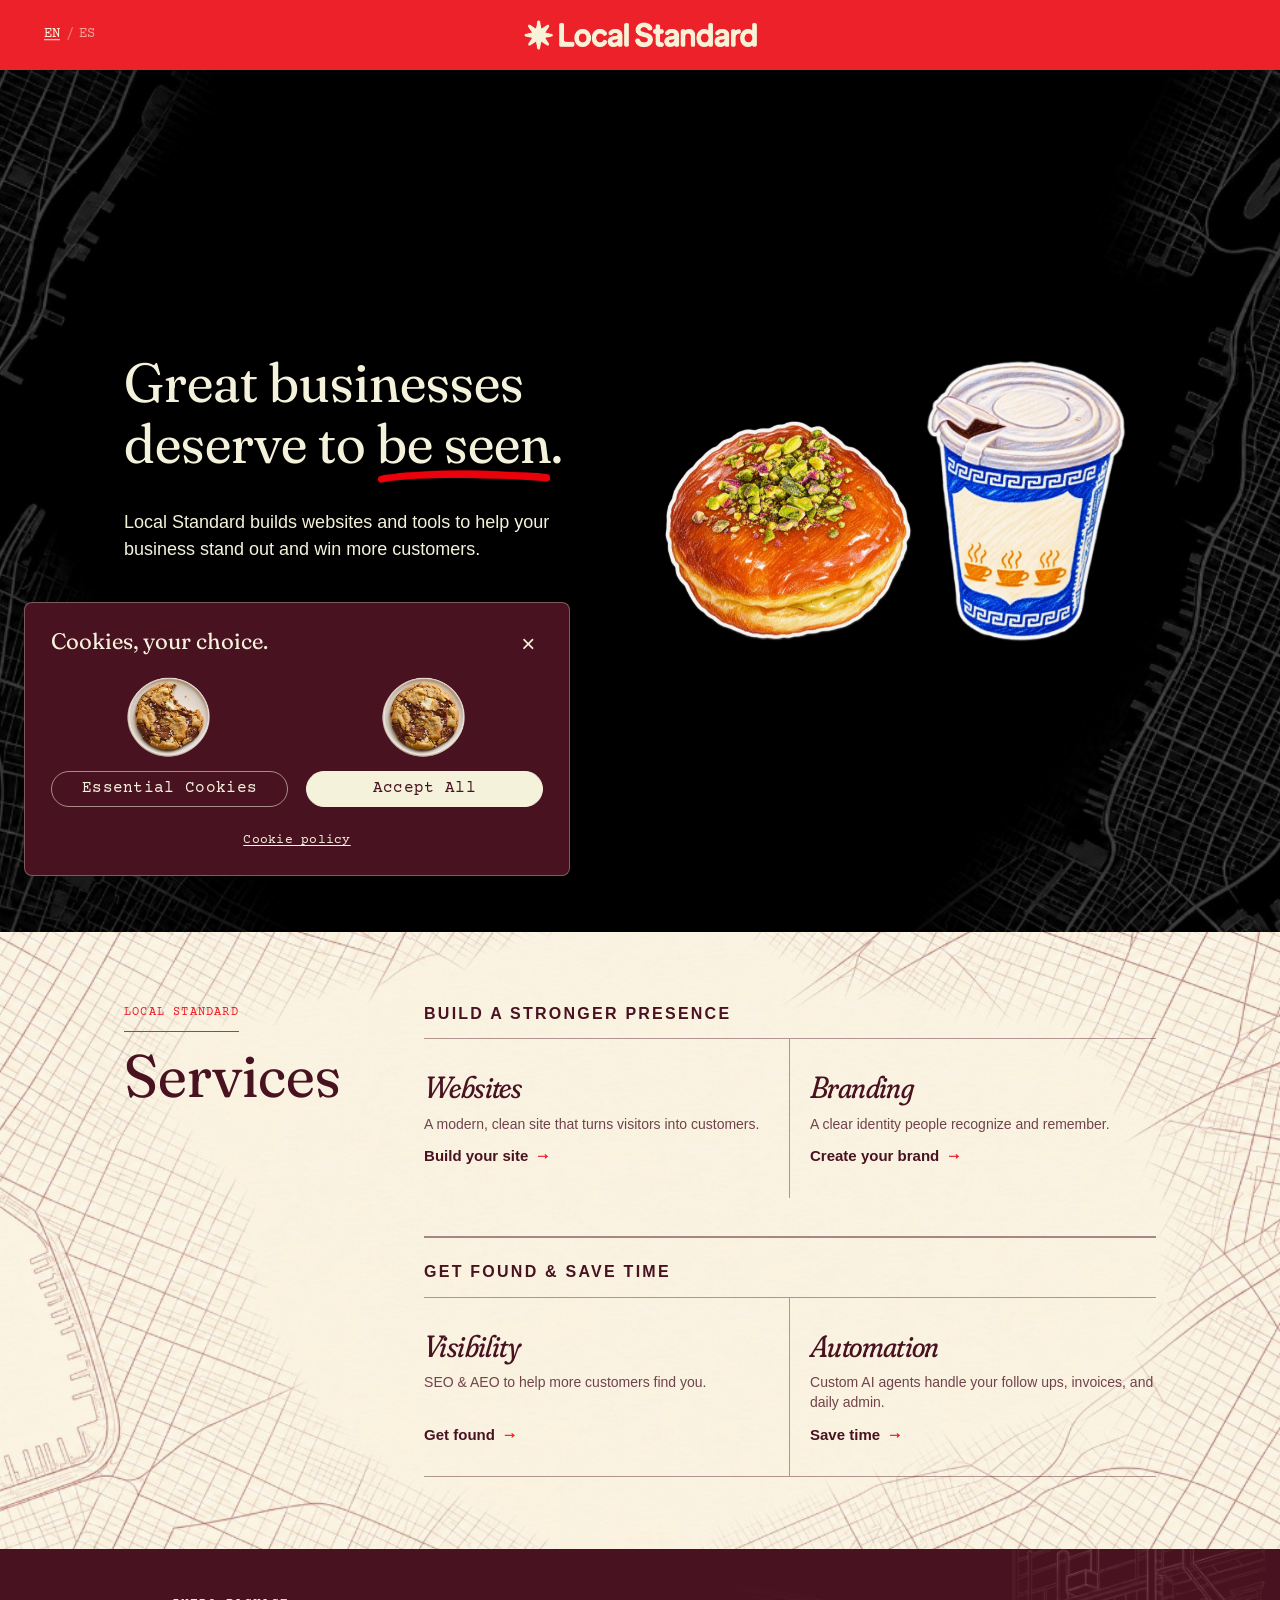
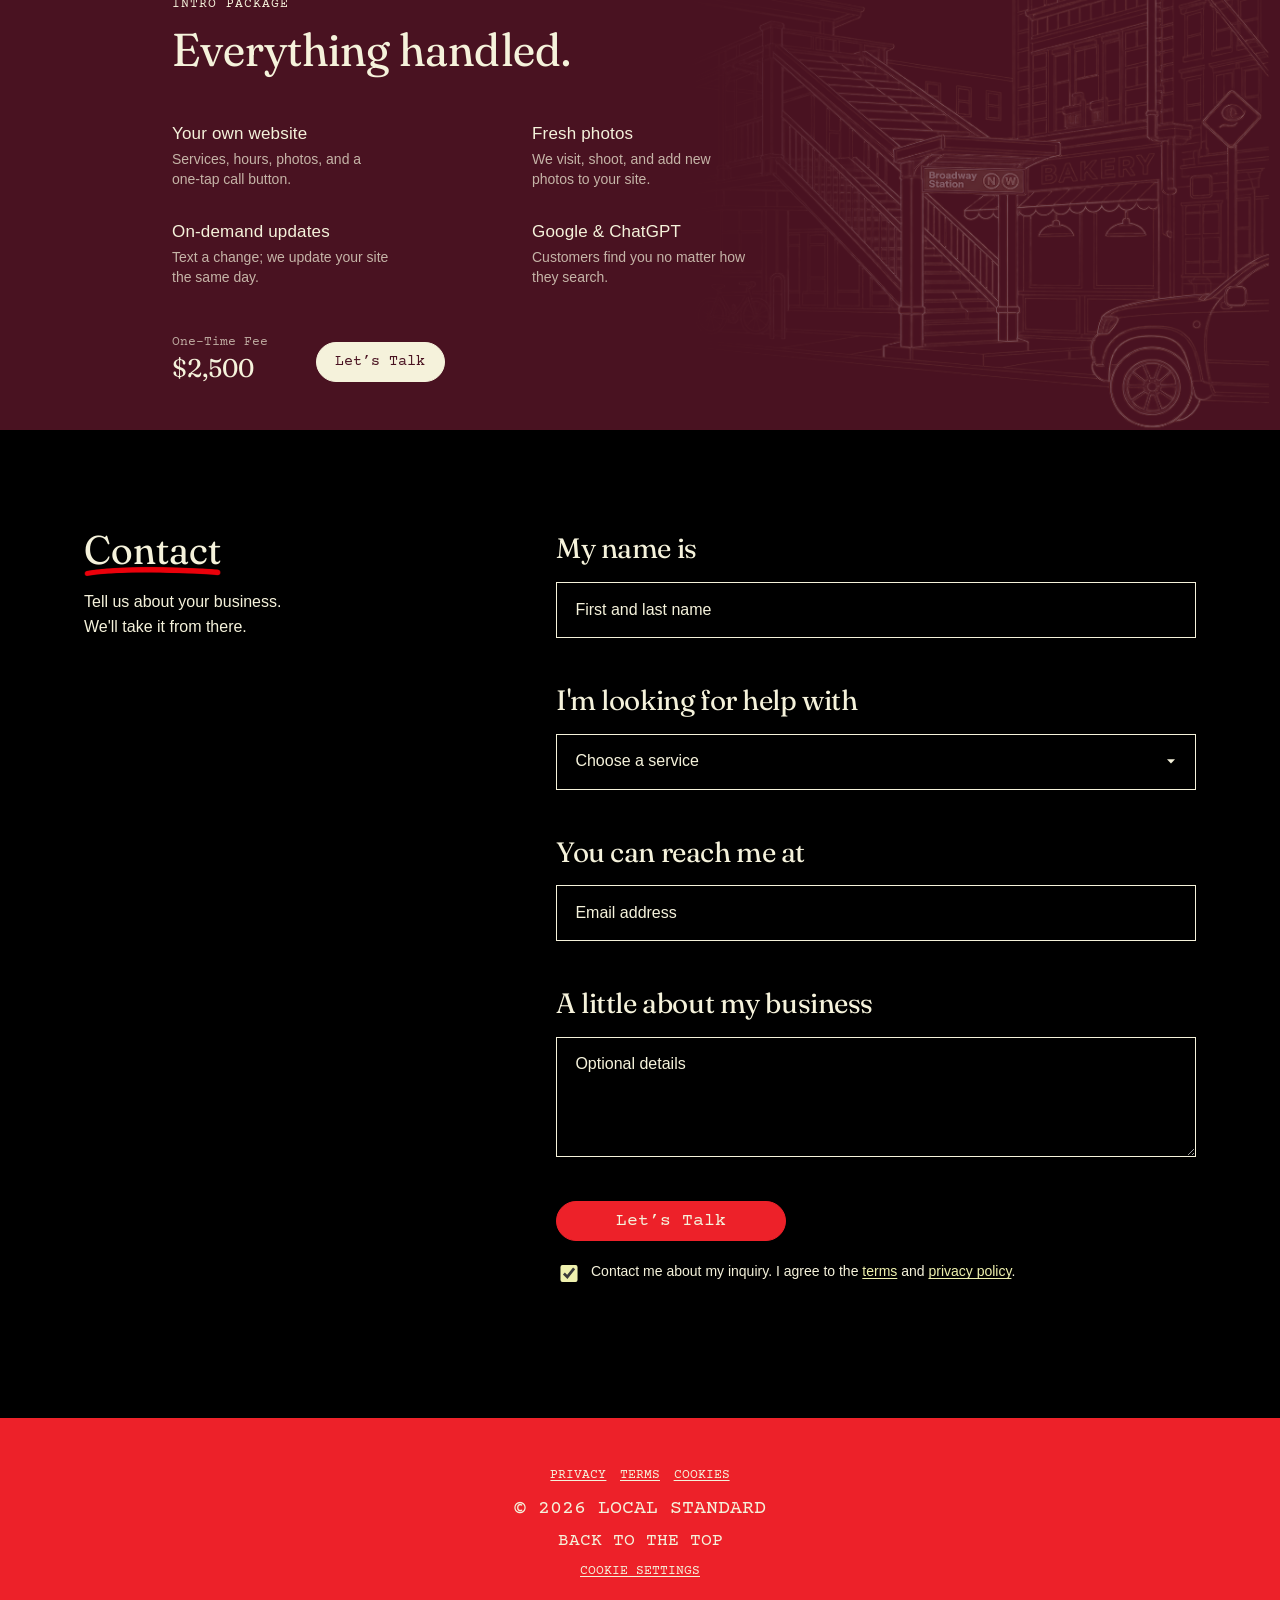
<file: index.html>
<!doctype html>
<html lang="en" class="lang-en"
  data-title-en="NYC Web Design & SEO Agency | Local Standard"
  data-title-es="Diseño Web y SEO en Nueva York | Local Standard"
  data-desc-en="Web design, branding, SEO, and AI automation for New York City small businesses. Local Standard helps neighborhood shops get found online."
  data-desc-es="Diseño web, branding, SEO y automatización con IA para pequeños negocios de Nueva York. Local Standard ayuda a los negocios de tu vecindario a ser encontrados en internet.">
<head>
  <meta charset="utf-8">
  <meta name="viewport" content="width=device-width, initial-scale=1">
  <meta name="theme-color" content="#ed2129">
  <meta name="description" content="Web design, branding, SEO, and AI automation for New York City small businesses. Local Standard helps neighborhood shops get found online.">
  <title>NYC Web Design &amp; SEO Agency | Local Standard</title>
  <meta property="og:type" content="website">
  <meta property="og:site_name" content="Local Standard">
  <meta property="og:title" content="Local Standard | NYC Web Design for Local Businesses">
  <meta property="og:description" content="Websites, branding, SEO, and automation for New York City’s neighborhood businesses.">
  <meta property="og:image" content="images/og-image.jpg">
  <meta name="twitter:card" content="summary_large_image">
  <meta name="twitter:title" content="Local Standard | NYC Web Design for Local Businesses">
  <meta name="twitter:description" content="Websites, branding, SEO, and automation for New York City’s neighborhood businesses.">
  <meta name="twitter:image" content="images/og-image.jpg">
  <link rel="preconnect" href="https://fonts.googleapis.com">
  <link rel="preconnect" href="https://fonts.gstatic.com" crossorigin>
  <link rel="preconnect" href="https://api.fontshare.com" crossorigin>
  <link rel="stylesheet" href="https://fonts.googleapis.com/css2?family=Birthstone&family=Caveat&family=Courier+Prime&family=Fraunces:opsz,wght,SOFT@9..144,400,50&display=swap">
  <link rel="stylesheet" href="https://api.fontshare.com/v2/css?f[]=switzer@400,700&display=swap">
  <link rel="stylesheet" href="brand.css?v=20261117q">
  <link rel="stylesheet" href="styles.css?v=20261125f">
  <link rel="preload" as="image" href="images/hero-map-desktop.jpg" type="image/jpeg" media="(min-width: 861px)">
  <link rel="preload" as="image" href="images/hero-map-mobile.jpg" type="image/jpeg" media="(max-width: 860px)">
  <link rel="preload" as="image" href="images/services-map-desktop.jpg" type="image/jpeg" media="(min-width: 861px)">
  <link rel="preload" as="image" href="images/services-map-mobile.jpg" type="image/jpeg" media="(max-width: 860px)">
  <link rel="preload" as="image" href="images/queens-doughnut.webp" type="image/webp">
  <link rel="preload" as="image" href="images/coffee-cup.webp" type="image/webp">
  <script>
    (function () {
      var lang = "en";
      try {
        var saved = localStorage.getItem("ls-lang");
        if (saved === "es" || saved === "en") lang = saved;
      } catch (e) {}
      var root = document.documentElement;
      root.lang = lang;
      root.classList.remove("lang-en", "lang-es");
      root.classList.add("lang-" + lang);
    })();
  </script>
  <script src="brand.js?v=20261114f" defer></script>
  <script src="script.js?v=20261117c" defer></script>
</head>
<body>
  <a class="skip-link" href="#main"><span class="t-en">Skip to content</span><span class="t-es" hidden>Saltar al contenido</span></a>

  <header class="site-header">
    <div class="nav">
      <div class="lang-switch" role="group" aria-label="Language" data-aria-en="Language" data-aria-es="Idioma">
        <button type="button" class="lang-switch__btn is-active" data-set-lang="en" aria-pressed="true">EN</button>
        <span class="lang-switch__sep" aria-hidden="true">/</span>
        <button type="button" class="lang-switch__btn" data-set-lang="es" aria-pressed="false">ES</button>
      </div>

      <nav class="site-menu" id="site-menu" aria-label="Main navigation" data-aria-en="Main navigation" data-aria-es="Navegación principal">
        <div class="nav__links">
          <a class="nav-link" href="#services"><span class="t-en">Services</span><span class="t-es" hidden>Servicios</span></a>
          <a class="nav-link" href="#contact"><span class="t-en">Book with Us</span><span class="t-es" hidden>Hablemos</span></a>
        </div>
      </nav>

      <a class="brand" href="#top" aria-label="Local Standard, home" data-aria-en="Local Standard, home" data-aria-es="Local Standard, inicio">
        <img src="images/logo.png" alt="Local Standard" width="883" height="133">
      </a>

      <button class="menu-toggle" type="button" aria-expanded="false" aria-controls="site-menu" aria-label="Menu" data-aria-en="Menu" data-aria-es="Menú" data-aria-close-en="Close menu" data-aria-close-es="Cerrar menú">
        <span class="menu-toggle__bar" aria-hidden="true"></span>
        <span class="menu-toggle__bar" aria-hidden="true"></span>
        <span class="menu-toggle__bar" aria-hidden="true"></span>
      </button>
    </div>
  </header>

  <main id="main">
    <section class="band band--black section hero" id="top" aria-labelledby="hero-title">
      <div class="canvas hero-grid">
        <div class="hero-copy">
          <h1 class="t-title" id="hero-title">
            <span class="t-en">Great businesses deserve to <span class="hero-heat">be seen</span>.</span>
            <span class="t-es" hidden>Tu negocio merece ser <span class="hero-heat">visto</span>.</span>
          </h1>
          <p class="t-body-lg measure">
            <span class="t-en">Local Standard builds websites and tools to help your business stand out and win more customers.</span>
            <span class="t-es" hidden>En Local Standard creamos páginas web y herramientas para que tu negocio destaque.</span>
          </p>
          <a class="btn" href="#services"><span class="t-en">Explore Services</span><span class="t-es" hidden>Qué hacemos</span></a>
        </div>
        <div class="hero-art" aria-hidden="true">
          <div class="sticker-pair">
            <img
              class="sticker sticker-doughnut"
              src="images/queens-doughnut.webp"
              alt=""
              width="850"
              height="771"
              decoding="async"
              fetchpriority="high"
            >
            <img
              class="sticker sticker-cup"
              src="images/coffee-cup.webp"
              alt=""
              width="471"
              height="662"
              decoding="async"
              fetchpriority="high"
            >
          </div>
        </div>
      </div>
    </section>

    <section class="band band--cream section" id="services" aria-labelledby="services-title">
      <div class="canvas services-layout">
        <header class="services-intro">
          <p class="services-eyebrow">
            <span class="t-en"><span class="services-eyebrow__brand">Local Standard</span></span>
            <span class="t-es" hidden><span class="services-eyebrow__brand">Local Standard</span></span>
          </p>
          <h1 class="t-heading" id="services-title"><span class="t-en">Services</span><span class="t-es" hidden>Servicios</span></h1>
        </header>
        <div class="service-groups">
          <section class="service-group" aria-labelledby="service-group-presence">
            <h2 class="service-group__label" id="service-group-presence">
              <span class="t-en">Build a stronger presence</span>
              <span class="t-es" hidden>Impulsa tu presencia online</span>
            </h2>
            <div class="service-cards">
              <article class="service-item">
                <div class="service-copy">
                  <h3 class="tile-name" id="offer-web"><span class="t-en">Websites</span><span class="t-es" hidden>Páginas web</span></h3>
                  <p><span class="t-en">A modern, clean site that turns visitors into customers.</span><span class="t-es" hidden>Una web moderna y minimalista que transforma visitas en clientes.</span></p>
                </div>
                <a class="service-link" href="#contact"><span class="service-link__label"><span class="t-en">Build your site</span><span class="t-es" hidden>Crea tu página</span></span></a>
              </article>
              <article class="service-item">
                <div class="service-copy">
                  <h3 class="tile-name" id="offer-brand"><span class="t-en">Branding</span><span class="t-es" hidden>Branding</span></h3>
                  <p><span class="t-en">A clear identity people recognize and remember.</span><span class="t-es" hidden>Una identidad clara, reconocible y memorable.</span></p>
                </div>
                <a class="service-link" href="#contact"><span class="service-link__label"><span class="t-en">Create your brand</span><span class="t-es" hidden>Crea tu brand</span></span></a>
              </article>
            </div>
          </section>

          <section class="service-group" aria-labelledby="service-group-found">
            <h2 class="service-group__label" id="service-group-found">
              <span class="t-en">Get found &amp; save time</span>
              <span class="t-es" hidden>Hazte visible y gana tiempo</span>
            </h2>
            <div class="service-cards">
              <article class="service-item">
                <div class="service-copy">
                  <h3 class="tile-name" id="offer-search"><span class="t-en">Visibility</span><span class="t-es" hidden>Visibilidad</span></h3>
                  <p><span class="t-en">SEO &amp; AEO to help more customers find you.</span><span class="t-es" hidden>SEO y AEO para que tus clientes ideales te encuentren primero.</span></p>
                </div>
                <a class="service-link" href="#contact"><span class="service-link__label"><span class="t-en">Get found</span><span class="t-es" hidden>Posiciónate</span></span></a>
              </article>
              <article class="service-item">
                <div class="service-copy">
                  <h3 class="tile-name" id="offer-ai"><span class="t-en">Automation</span><span class="t-es" hidden>Automatización</span></h3>
                  <p><span class="t-en">Custom AI agents handle your follow ups, invoices, and daily admin.</span><span class="t-es" hidden>Recupera tus fines de semana: deja que la IA se encargue de tus seguimientos, facturas y el papeleo diario.</span></p>
                </div>
                <a class="service-link" href="#contact"><span class="service-link__label"><span class="t-en">Save time</span><span class="t-es" hidden>Gana tiempo</span></span></a>
              </article>
            </div>
          </section>
        </div>
      </div>
    </section>

    <section class="band band--wine section" id="offer" aria-labelledby="offer-title">
      <div class="offer-art" aria-hidden="true">
        <img
          class="offer-art__img"
          src="images/offer-broadway.png"
          alt=""
          width="655"
          height="549"
          decoding="async"
          fetchpriority="high"
        >
      </div>
      <div class="canvas offer">
        <div class="offer-main">
          <header class="offer-intro">
            <p class="t-eyebrow offer-label"><span class="t-en">Intro Package</span><span class="t-es" hidden>Pack Inicial</span></p>
            <h2 class="offer-lede" id="offer-title">
              <span class="t-en">Everything handled.</span>
              <span class="t-es" hidden>Nos encargamos de todo.</span>
            </h2>
          </header>

          <ul class="offer-list">
            <li class="offer-item">
              <h3 class="offer-item-name"><span class="t-en">Your own website</span><span class="t-es" hidden>Tu propio sitio</span></h3>
              <p><span class="t-en">Services, hours, photos, and a one-tap call button.</span><span class="t-es" hidden>Servicios, horarios, fotos y llamada en un toque.</span></p>
            </li>
            <li class="offer-item">
              <h3 class="offer-item-name"><span class="t-en">Fresh photos</span><span class="t-es" hidden>Fotos nuevas</span></h3>
              <p><span class="t-en">We visit, shoot, and add new photos to your site.</span><span class="t-es" hidden>Vamos, fotografiamos y las subimos a tu sitio.</span></p>
            </li>
            <li class="offer-item">
              <h3 class="offer-item-name"><span class="t-en">On-demand updates</span><span class="t-es" hidden>Cambios cuando quieras</span></h3>
              <p><span class="t-en">Text a change; we update your site the same day.</span><span class="t-es" hidden>Escríbenos un cambio y lo actualizamos ese día.</span></p>
            </li>
            <li class="offer-item">
              <h3 class="offer-item-name"><span class="t-en">Google &amp; ChatGPT</span><span class="t-es" hidden>Google y ChatGPT</span></h3>
              <p><span class="t-en">Customers find you no matter how they search.</span><span class="t-es" hidden>Los clientes te encuentran sin importar cómo busquen.</span></p>
            </li>
          </ul>

          <div class="offer-footer">
            <div class="offer-total">
              <p class="offer-total-label"><span class="t-en">One-Time Fee</span><span class="t-es" hidden>Un solo pago</span></p>
              <p class="offer-price">$2,500</p>
            </div>
            <aside class="offer-buy" aria-label="Next step" data-aria-en="Next step" data-aria-es="Siguiente paso">
              <a class="btn btn--offer" href="#contact"><span class="t-en">Let’s talk</span><span class="t-es" hidden>Hablemos</span></a>
            </aside>
          </div>
        </div>
      </div>
    </section>

    <section class="band band--black section" id="contact" aria-labelledby="contact-title">
      <div class="canvas split contact-layout">
        <div class="prose contact-intro">
          <h2 class="t-heading" id="contact-title"><span class="t-en"><span class="hero-heat">Contact</span></span><span class="t-es" hidden><span class="hero-heat">Contacto</span></span></h2>
          <p class="t-body-lg contact-intro__copy">
            <span class="t-en">Tell us about your business.<br>We'll take it from there.</span>
            <span class="t-es" hidden>Platícanos de tu negocio.<br>De lo demás nos encargamos nosotros.</span>
          </p>
        </div>
        <form class="contact-form contact-form--stacked" id="contact-form">
          <div class="contact-fields">
            <div class="contact-field-group">
              <p class="contact-prompt" id="contact-prompt-name">
                <span class="t-en">My name is</span>
                <span class="t-es" hidden>Me llamo</span>
              </p>
              <label class="visually-hidden" for="name">
                <span class="t-en">First and last name</span>
                <span class="t-es" hidden>Nombre y apellido</span>
              </label>
              <input class="contact-control" id="name" name="name" type="text" autocomplete="name" required
                aria-labelledby="contact-prompt-name"
                data-placeholder-en="First and last name" data-placeholder-es="Nombre y apellido">
            </div>
            <div class="contact-field-group">
              <p class="contact-prompt" id="contact-prompt-service">
                <span class="t-en">I'm looking for help with</span>
                <span class="t-es" hidden>Busco ayuda con</span>
              </p>
              <label class="visually-hidden" for="interest">
                <span class="t-en">Service</span>
                <span class="t-es" hidden>Servicio</span>
              </label>
              <select class="contact-control contact-control--select" id="interest" name="interest" required aria-labelledby="contact-prompt-service">
                <option value="" selected disabled data-en="Choose a service" data-es="Elige un servicio">Choose a service</option>
                <option value="Website Design &amp; Development" data-en="Website Design &amp; Development" data-es="Diseño y desarrollo web">Website Design &amp; Development</option>
                <option value="Brand &amp; Identity" data-en="Brand &amp; Identity" data-es="Marca e identidad">Brand &amp; Identity</option>
                <option value="Reputation &amp; Search (SEO + AEO)" data-en="Reputation &amp; Search (SEO + AEO)" data-es="Reputación y búsqueda (SEO + AEO)">Reputation &amp; Search (SEO + AEO)</option>
                <option value="AI &amp; Automation" data-en="AI &amp; Automation" data-es="IA y automatización">AI &amp; Automation</option>
                <option value="A little bit of everything" data-en="A little bit of everything" data-es="Un poco de todo">A little bit of everything</option>
              </select>
            </div>
            <div class="contact-field-group">
              <p class="contact-prompt" id="contact-prompt-email">
                <span class="t-en">You can reach me at</span>
                <span class="t-es" hidden>Puedes escribirme a</span>
              </p>
              <label class="visually-hidden" for="email">
                <span class="t-en">Email</span>
                <span class="t-es" hidden>Correo</span>
              </label>
              <input class="contact-control" id="email" name="email" type="email" autocomplete="email" required
                aria-labelledby="contact-prompt-email"
                data-placeholder-en="Email address" data-placeholder-es="Correo electrónico">
            </div>
            <div class="contact-field-group">
              <p class="contact-prompt" id="contact-prompt-details">
                <span class="t-en">A little about my business</span>
                <span class="t-es" hidden>Un poco sobre mi negocio</span>
              </p>
              <label class="visually-hidden" for="message">
                <span class="t-en">Optional details</span>
                <span class="t-es" hidden>Detalles opcionales</span>
              </label>
              <textarea class="contact-control contact-control--textarea" id="message" name="message" rows="4"
                aria-labelledby="contact-prompt-details"
                data-placeholder-en="Optional details" data-placeholder-es="Detalles opcionales"></textarea>
            </div>
          </div>
          <input class="form-honey" type="text" name="_honey" tabindex="-1" autocomplete="off" aria-hidden="true">
          <button class="btn contact-form-submit" type="submit"><span class="t-en">Let’s talk</span><span class="t-es" hidden>Hablemos</span></button>
          <label class="field field-consent" for="form-consent">
            <input id="form-consent" name="consent" type="checkbox" value="yes" required checked>
            <span class="field-consent__text">
              <span class="t-en">Contact me about my inquiry. I agree to the <a href="legal.html#forms">terms</a> and <a href="legal.html#privacy">privacy policy</a>.</span>
              <span class="t-es" hidden>Contáctame sobre mi consulta. Acepto los <a href="legal.html#forms">términos del formulario</a> y la <a href="legal.html#privacy">política de privacidad</a>.</span>
            </span>
          </label>
          <p class="form-note" id="form-note" role="status" aria-live="polite"
            data-sending-en="Sending…" data-sending-es="Enviando…"
            data-success-en="Got it — we’ll be in touch soon." data-success-es="Listo — te escribimos pronto."
            data-error-en="Something went wrong. Email localstandardagency@gmail.com directly and we’ll get back to you." data-error-es="Algo falló. Escríbenos a localstandardagency@gmail.com y te respondemos."
            data-empty-en="(No details added.)" data-empty-es="(Sin detalles.)"
            data-subject-en="Project inquiry — " data-subject-es="Consulta de proyecto — "
            data-consent-en="Please confirm the form consent checkbox." data-consent-es="Confirma la casilla de consentimiento."></p>
        </form>
      </div>
    </section>
  </main>

  <footer class="band band--red section site-footer">
    <div class="canvas footer-grid">
      <nav class="footer-legal" aria-label="Legal" data-aria-en="Legal" data-aria-es="Legal">
        <a class="footer-legal__link" href="legal.html#privacy"><span class="t-en">Privacy</span><span class="t-es" hidden>Privacidad</span></a>
        <a class="footer-legal__link" href="legal.html#terms"><span class="t-en">Terms</span><span class="t-es" hidden>Términos</span></a>
        <a class="footer-legal__link" href="legal.html#cookies"><span class="t-en">Cookies</span><span class="t-es" hidden>Cookies</span></a>
      </nav>
      <p class="t-eyebrow">© <span id="year">2026</span> Local Standard</p>
      <a class="nav-link" href="#top"><span class="t-en">Back to the top</span><span class="t-es" hidden>Volver arriba</span></a>
      <button type="button" class="footer-cookie-btn" data-open-cookie-settings>
        <span class="t-en">Cookie settings</span><span class="t-es" hidden>Configurar cookies</span>
      </button>
    </div>
  </footer>

  <div class="cookie-banner" id="cookie-banner" hidden role="dialog" aria-modal="false" aria-labelledby="cookie-banner-title" data-aria-en="Cookie preferences" data-aria-es="Preferencias de cookies">
    <div class="cookie-banner__inner">
      <button
        type="button"
        class="cookie-banner__close"
        data-cookie-choice="necessary"
        aria-label="Close"
        data-aria-en="Close"
        data-aria-es="Cerrar"
      >
        <span aria-hidden="true">×</span>
      </button>

      <div class="cookie-banner__header">
        <p class="cookie-banner__title" id="cookie-banner-title">
          <span class="t-en">Cookies, your choice.</span>
          <span class="t-es" hidden>Cookies, tú eliges.</span>
        </p>
      </div>

      <div class="cookie-banner__choices">
        <button type="button" class="cookie-choice" data-cookie-choice="necessary">
          <img
            class="cookie-choice__art"
            src="images/cookie-bitten.png?v=20261117e"
            alt=""
            width="655"
            height="598"
            decoding="async"
          >
          <span class="cookie-choice__label">
            <span class="t-en"><span class="cookie-label-full">Essential Cookies</span><span class="cookie-label-short">Essential</span></span>
            <span class="t-es" hidden><span class="cookie-label-full">Cookies esenciales</span><span class="cookie-label-short">Esenciales</span></span>
          </span>
        </button>
        <button type="button" class="cookie-choice cookie-choice--all" data-cookie-choice="all">
          <img
            class="cookie-choice__art"
            src="images/cookie-whole.png?v=20261117e"
            alt=""
            width="655"
            height="598"
            decoding="async"
          >
          <span class="cookie-choice__label">
            <span class="t-en">Accept All</span>
            <span class="t-es" hidden>Aceptar todo</span>
          </span>
        </button>
      </div>

      <a class="cookie-banner__policy" href="legal.html#cookies">
        <span class="t-en">Cookie policy</span>
        <span class="t-es" hidden>Política de cookies</span>
      </a>
    </div>
  </div>
</body>
</html>
</file>
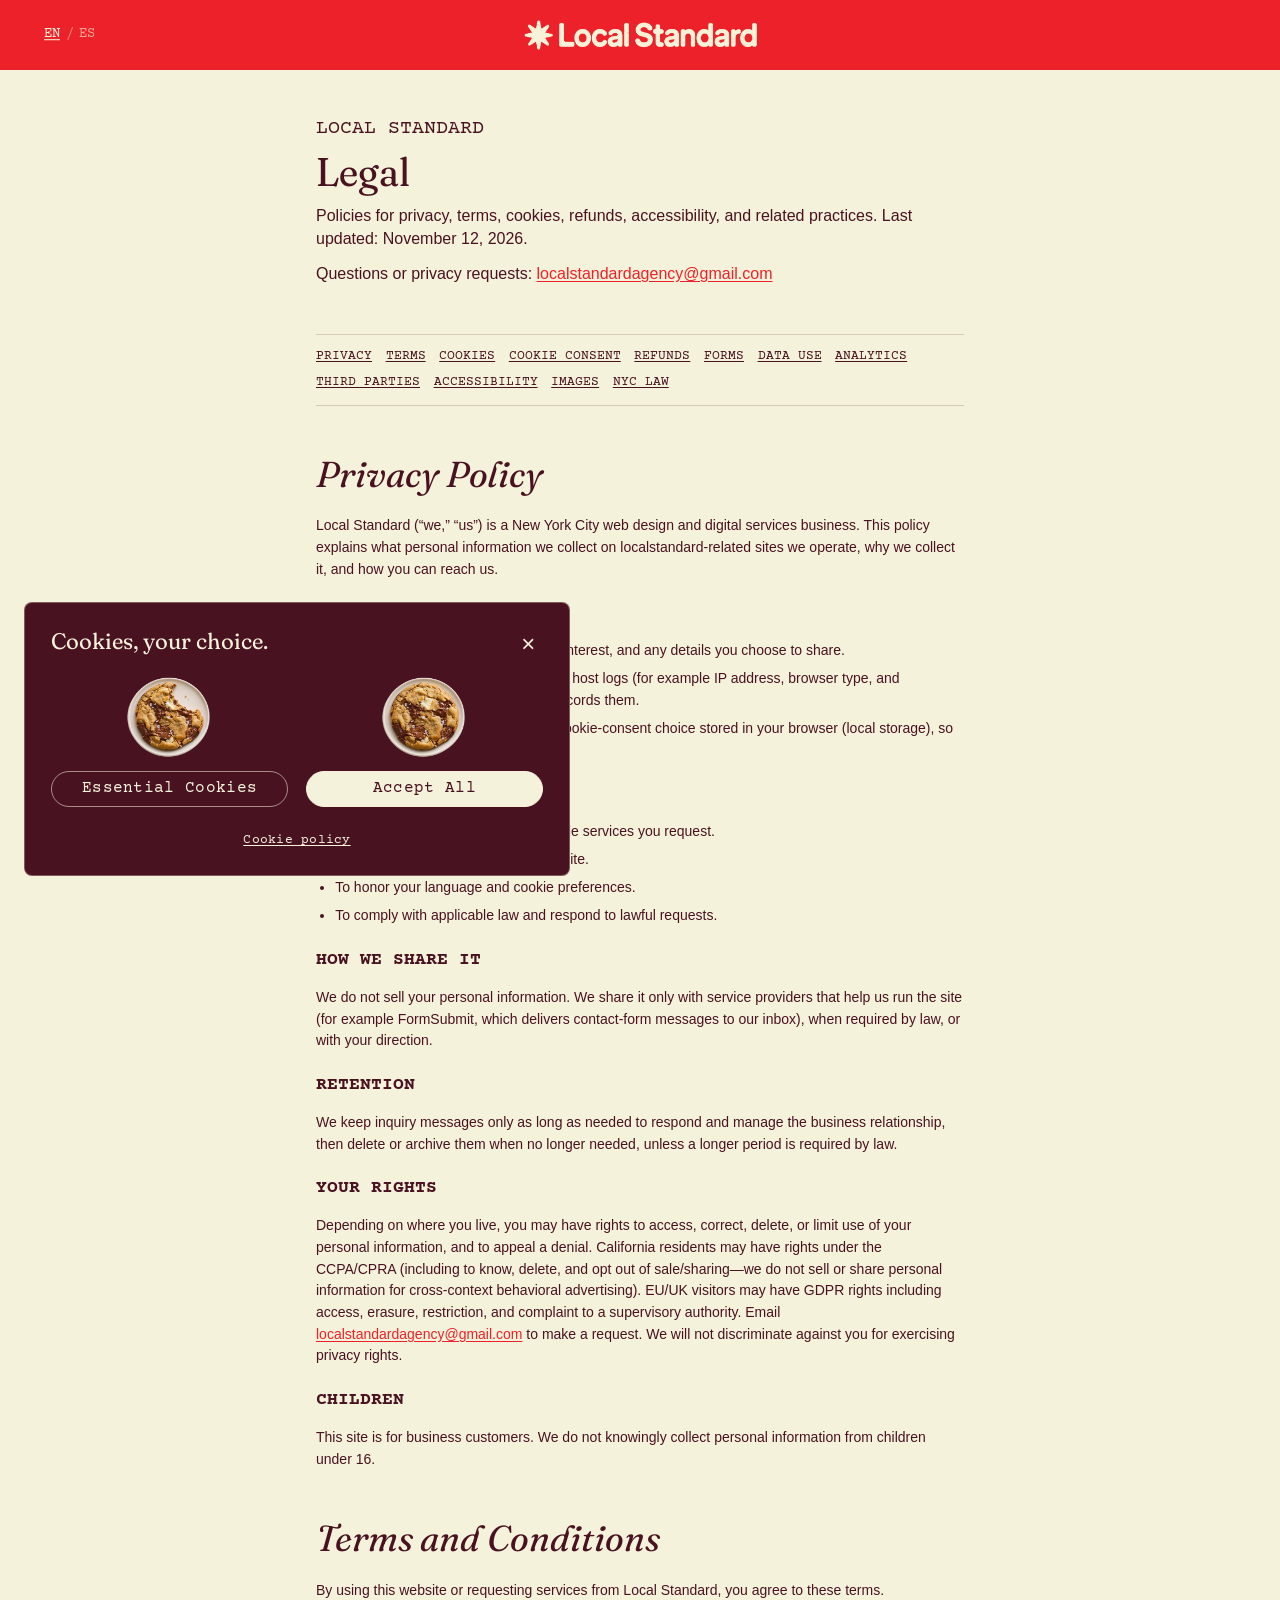
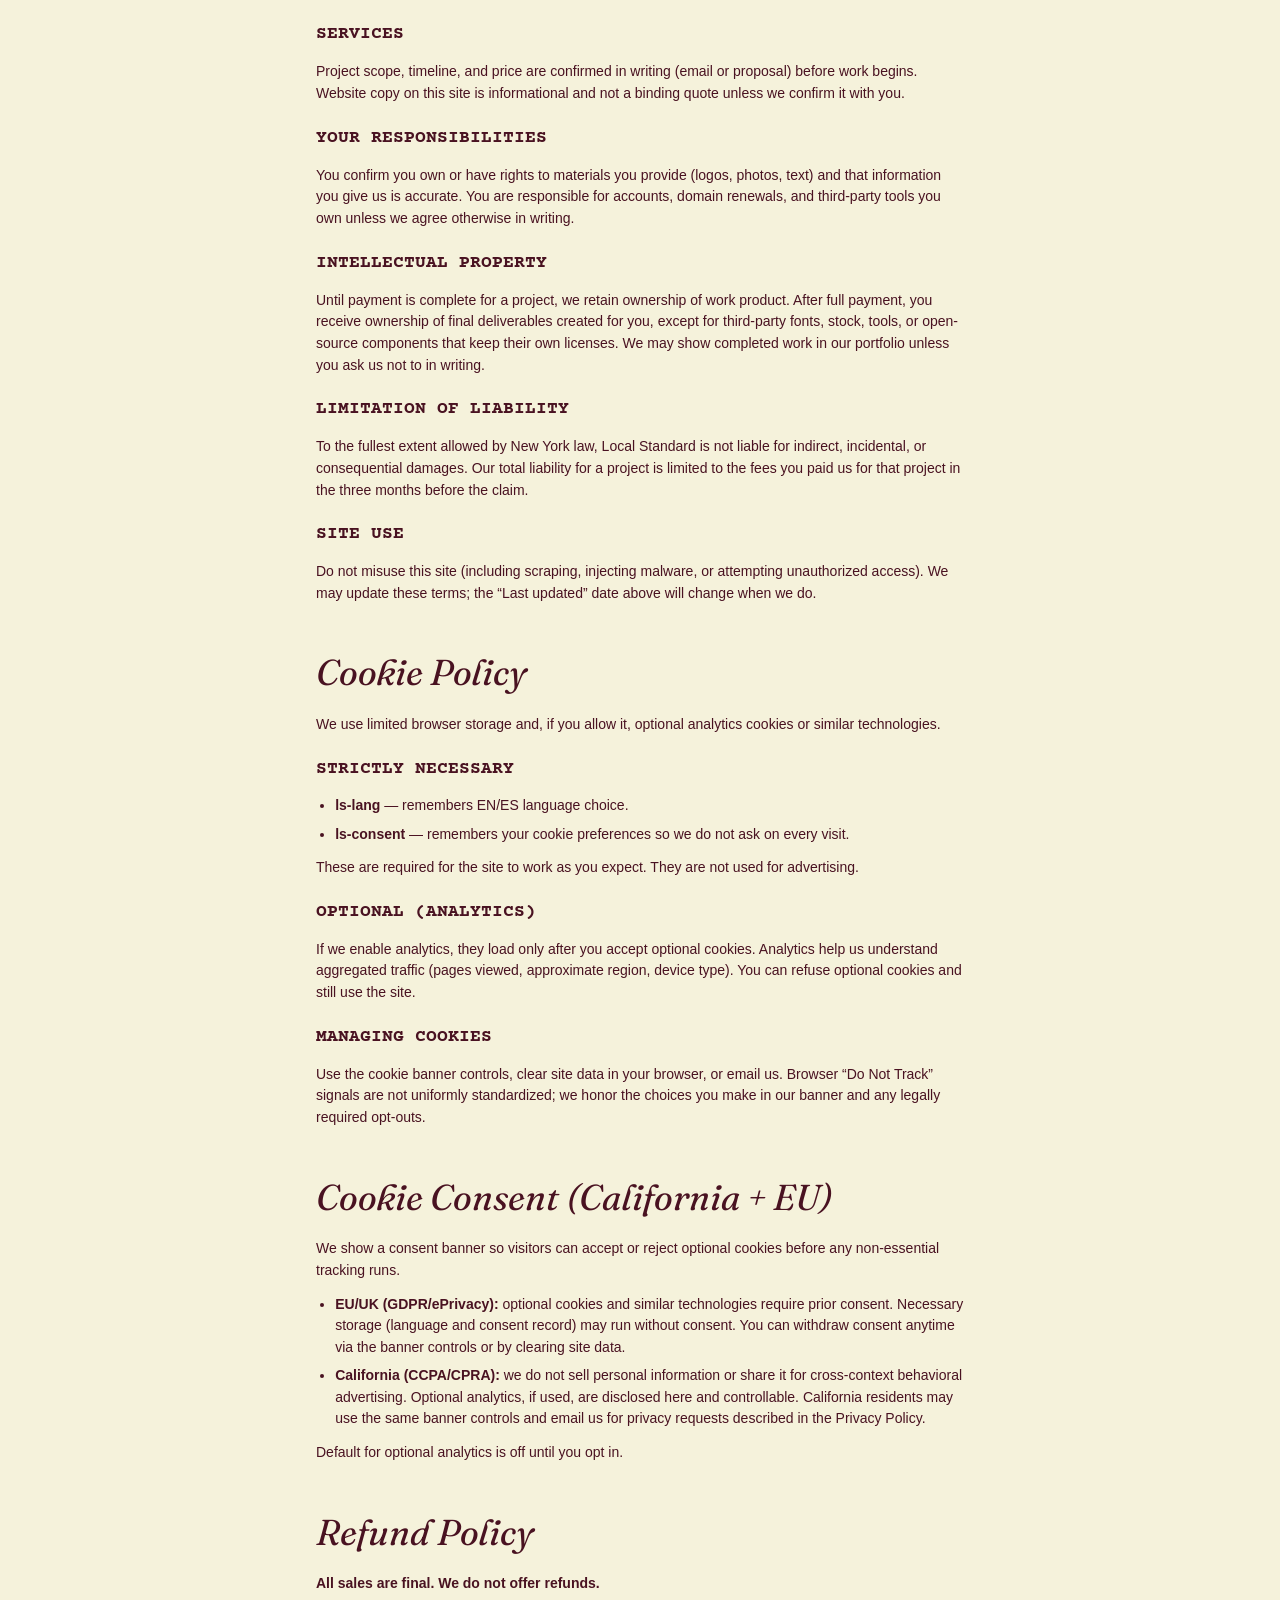
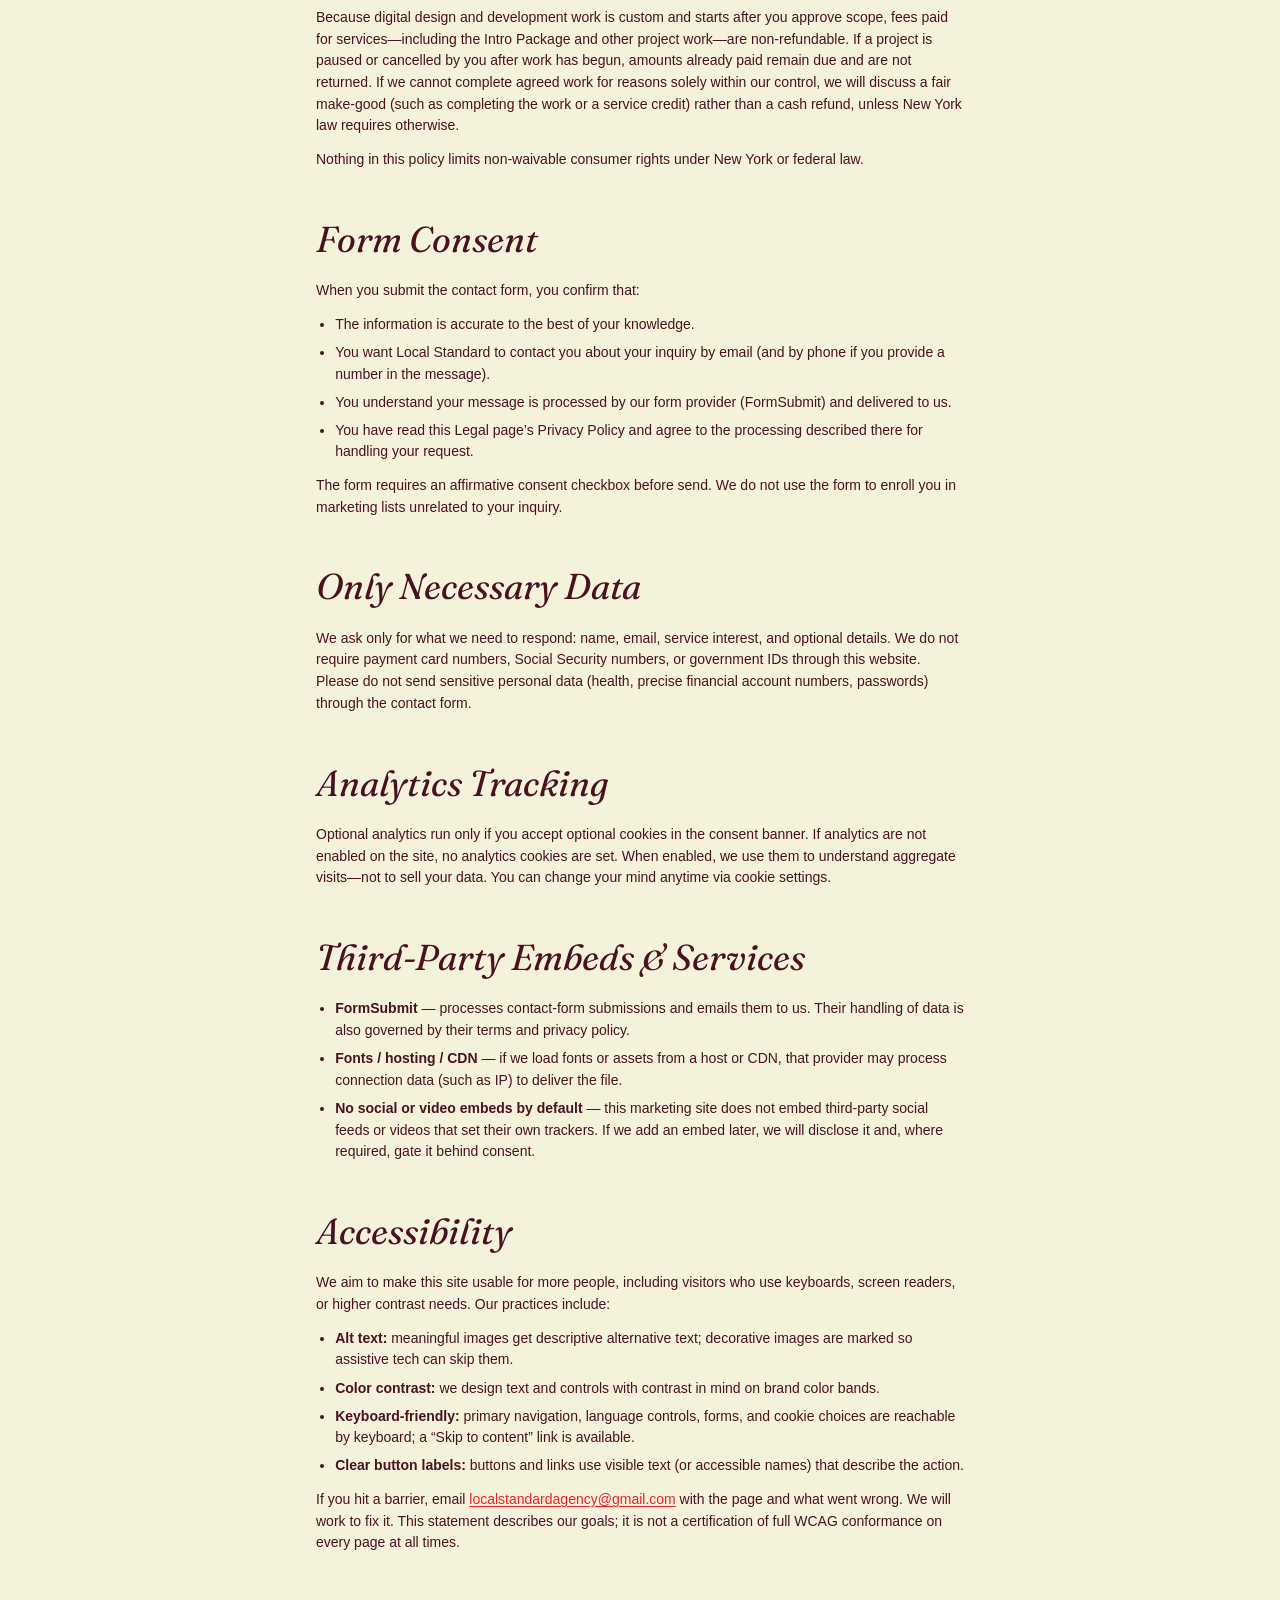
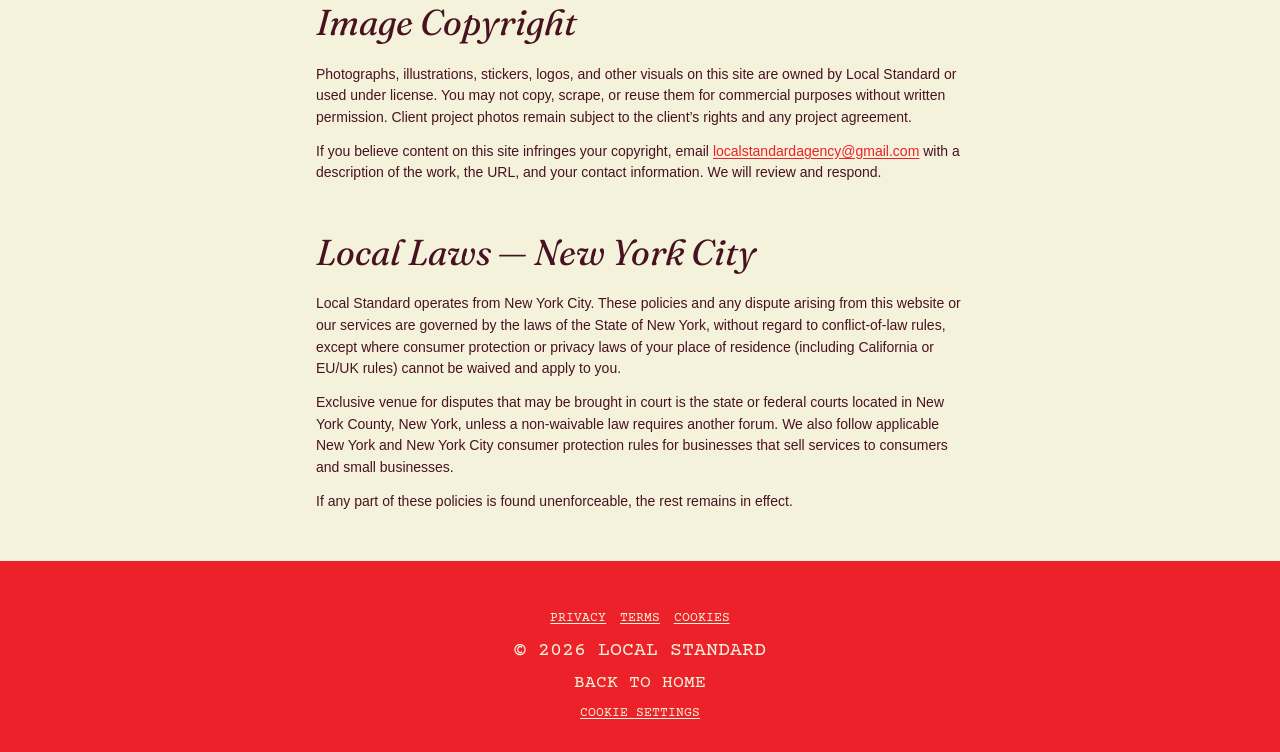
<file: legal.html>
<!doctype html>
<html lang="en" class="lang-en"
  data-title-en="Legal | Local Standard"
  data-title-es="Legal | Local Standard"
  data-desc-en="Privacy, terms, cookies, refunds, accessibility, and related policies for Local Standard."
  data-desc-es="Privacidad, términos, cookies, reembolsos, accesibilidad y políticas relacionadas de Local Standard.">
<head>
  <meta charset="utf-8">
  <meta name="viewport" content="width=device-width, initial-scale=1">
  <meta name="theme-color" content="#ed2129">
  <meta name="description" content="Privacy, terms, cookies, refunds, accessibility, and related policies for Local Standard.">
  <meta name="robots" content="noindex">
  <title>Legal | Local Standard</title>
  <link rel="preconnect" href="https://fonts.googleapis.com">
  <link rel="preconnect" href="https://fonts.gstatic.com" crossorigin>
  <link rel="preconnect" href="https://api.fontshare.com" crossorigin>
  <link rel="stylesheet" href="https://fonts.googleapis.com/css2?family=Birthstone&family=Caveat&family=Courier+Prime&family=Fraunces:opsz,wght,SOFT@9..144,400,50&display=swap">
  <link rel="stylesheet" href="https://api.fontshare.com/v2/css?f[]=switzer@400,700&display=swap">
  <link rel="stylesheet" href="brand.css?v=20261117q">
  <link rel="stylesheet" href="styles.css?v=20261125f">
  <script>
    (function () {
      var lang = "en";
      try {
        var saved = localStorage.getItem("ls-lang");
        if (saved === "es" || saved === "en") lang = saved;
      } catch (e) {}
      var root = document.documentElement;
      root.lang = lang;
      root.classList.remove("lang-en", "lang-es");
      root.classList.add("lang-" + lang);
    })();
  </script>
  <script src="brand.js?v=20261114f" defer></script>
  <script src="script.js?v=20261117c" defer></script>
</head>
<body>
  <a class="skip-link" href="#main"><span class="t-en">Skip to content</span><span class="t-es" hidden>Saltar al contenido</span></a>

  <header class="site-header">
    <div class="nav">
      <div class="lang-switch" role="group" aria-label="Language" data-aria-en="Language" data-aria-es="Idioma">
        <button type="button" class="lang-switch__btn is-active" data-set-lang="en" aria-pressed="true">EN</button>
        <span class="lang-switch__sep" aria-hidden="true">/</span>
        <button type="button" class="lang-switch__btn" data-set-lang="es" aria-pressed="false">ES</button>
      </div>

      <nav class="site-menu" id="site-menu" aria-label="Main navigation" data-aria-en="Main navigation" data-aria-es="Navegación principal">
        <div class="nav__links">
          <a class="nav-link" href="index.html#services"><span class="t-en">Services</span><span class="t-es" hidden>Servicios</span></a>
          <a class="nav-link" href="index.html#contact"><span class="t-en">Book with Us</span><span class="t-es" hidden>Hablemos</span></a>
        </div>
      </nav>

      <a class="brand" href="index.html#top" aria-label="Local Standard, home" data-aria-en="Local Standard, home" data-aria-es="Local Standard, inicio">
        <img src="images/logo.png" alt="Local Standard" width="883" height="133">
      </a>

      <button class="menu-toggle" type="button" aria-expanded="false" aria-controls="site-menu" aria-label="Menu" data-aria-en="Menu" data-aria-es="Menú" data-aria-close-en="Close menu" data-aria-close-es="Cerrar menú">
        <span class="menu-toggle__bar" aria-hidden="true"></span>
        <span class="menu-toggle__bar" aria-hidden="true"></span>
        <span class="menu-toggle__bar" aria-hidden="true"></span>
      </button>
    </div>
  </header>

  <main id="main">
    <section class="band band--cream section legal-page" aria-labelledby="legal-title">
      <div class="canvas legal-layout">
        <header class="legal-intro">
          <p class="t-eyebrow"><span class="t-en">Local Standard</span><span class="t-es" hidden>Local Standard</span></p>
          <h1 class="t-heading" id="legal-title"><span class="t-en">Legal</span><span class="t-es" hidden>Legal</span></h1>
          <p class="legal-lede">
            <span class="t-en">Policies for privacy, terms, cookies, refunds, accessibility, and related practices. Last updated: November 12, 2026.</span>
            <span class="t-es" hidden>Políticas de privacidad, términos, cookies, reembolsos, accesibilidad y prácticas relacionadas. Última actualización: 12 de noviembre de 2026.</span>
          </p>
          <p class="legal-contact">
            <span class="t-en">Questions or privacy requests: <a href="mailto:localstandardagency@gmail.com">localstandardagency@gmail.com</a></span>
            <span class="t-es" hidden>Preguntas o solicitudes de privacidad: <a href="mailto:localstandardagency@gmail.com">localstandardagency@gmail.com</a></span>
          </p>
        </header>

        <nav class="legal-toc" aria-label="On this page" data-aria-en="On this page" data-aria-es="En esta página">
          <a href="#privacy"><span class="t-en">Privacy</span><span class="t-es" hidden>Privacidad</span></a>
          <a href="#terms"><span class="t-en">Terms</span><span class="t-es" hidden>Términos</span></a>
          <a href="#cookies"><span class="t-en">Cookies</span><span class="t-es" hidden>Cookies</span></a>
          <a href="#consent"><span class="t-en">Cookie consent</span><span class="t-es" hidden>Consentimiento</span></a>
          <a href="#refunds"><span class="t-en">Refunds</span><span class="t-es" hidden>Reembolsos</span></a>
          <a href="#forms"><span class="t-en">Forms</span><span class="t-es" hidden>Formularios</span></a>
          <a href="#data-minimization"><span class="t-en">Data use</span><span class="t-es" hidden>Datos</span></a>
          <a href="#analytics"><span class="t-en">Analytics</span><span class="t-es" hidden>Analítica</span></a>
          <a href="#third-parties"><span class="t-en">Third parties</span><span class="t-es" hidden>Terceros</span></a>
          <a href="#accessibility"><span class="t-en">Accessibility</span><span class="t-es" hidden>Accesibilidad</span></a>
          <a href="#images"><span class="t-en">Images</span><span class="t-es" hidden>Imágenes</span></a>
          <a href="#governing-law"><span class="t-en">NYC law</span><span class="t-es" hidden>Ley de NY</span></a>
        </nav>

        <article class="legal-section" id="privacy">
          <h2><span class="t-en">Privacy Policy</span><span class="t-es" hidden>Política de privacidad</span></h2>
          <div class="t-en legal-prose">
            <p>Local Standard (“we,” “us”) is a New York City web design and digital services business. This policy explains what personal information we collect on localstandard-related sites we operate, why we collect it, and how you can reach us.</p>
            <h3>What we collect</h3>
            <ul>
              <li><strong>Contact form:</strong> name, email, service interest, and any details you choose to share.</li>
              <li><strong>Technical basics:</strong> standard server or host logs (for example IP address, browser type, and timestamps) if our hosting provider records them.</li>
              <li><strong>Preferences:</strong> language choice and cookie-consent choice stored in your browser (local storage), so the site remembers your settings.</li>
            </ul>
            <h3>Why we collect it</h3>
            <ul>
              <li>To reply to project inquiries and provide services you request.</li>
              <li>To operate, secure, and improve the site.</li>
              <li>To honor your language and cookie preferences.</li>
              <li>To comply with applicable law and respond to lawful requests.</li>
            </ul>
            <h3>How we share it</h3>
            <p>We do not sell your personal information. We share it only with service providers that help us run the site (for example FormSubmit, which delivers contact-form messages to our inbox), when required by law, or with your direction.</p>
            <h3>Retention</h3>
            <p>We keep inquiry messages only as long as needed to respond and manage the business relationship, then delete or archive them when no longer needed, unless a longer period is required by law.</p>
            <h3>Your rights</h3>
            <p>Depending on where you live, you may have rights to access, correct, delete, or limit use of your personal information, and to appeal a denial. California residents may have rights under the CCPA/CPRA (including to know, delete, and opt out of sale/sharing—we do not sell or share personal information for cross-context behavioral advertising). EU/UK visitors may have GDPR rights including access, erasure, restriction, and complaint to a supervisory authority. Email <a href="mailto:localstandardagency@gmail.com">localstandardagency@gmail.com</a> to make a request. We will not discriminate against you for exercising privacy rights.</p>
            <h3>Children</h3>
            <p>This site is for business customers. We do not knowingly collect personal information from children under 16.</p>
          </div>
          <div class="t-es legal-prose" hidden>
            <p>Local Standard (“nosotros”) es un negocio de diseño web y servicios digitales en la Ciudad de Nueva York. Esta política explica qué datos personales recopilamos, para qué y cómo contactarnos.</p>
            <h3>Qué recopilamos</h3>
            <ul>
              <li><strong>Formulario de contacto:</strong> nombre, correo, interés de servicio y los detalles que quieras compartir.</li>
              <li><strong>Datos técnicos básicos:</strong> registros del hosting (por ejemplo IP, navegador y fecha) si el proveedor los guarda.</li>
              <li><strong>Preferencias:</strong> idioma y consentimiento de cookies en el almacenamiento local del navegador.</li>
            </ul>
            <h3>Para qué</h3>
            <ul>
              <li>Responder consultas y prestar los servicios que solicitas.</li>
              <li>Operar, proteger y mejorar el sitio.</li>
              <li>Respetar tu idioma y preferencias de cookies.</li>
              <li>Cumplir la ley aplicable.</li>
            </ul>
            <h3>Con quién lo compartimos</h3>
            <p>No vendemos tu información personal. Solo la compartimos con proveedores que nos ayudan a operar el sitio (por ejemplo FormSubmit para entregar mensajes del formulario), cuando lo exige la ley, o con tu indicación.</p>
            <h3>Conservación</h3>
            <p>Guardamos las consultas el tiempo necesario para responder y gestionar la relación comercial, y luego las eliminamos o archivamos, salvo que la ley exija más tiempo.</p>
            <h3>Tus derechos</h3>
            <p>Según tu lugar de residencia, puedes tener derechos de acceso, corrección, eliminación o limitación. Residentes de California: derechos CCPA/CPRA (no vendemos ni compartimos datos para publicidad conductual entre contextos). Visitantes de la UE/UK: derechos GDPR. Escribe a <a href="mailto:localstandardagency@gmail.com">localstandardagency@gmail.com</a>. No te discriminamos por ejercer estos derechos.</p>
            <h3>Menores</h3>
            <p>Este sitio es para clientes de negocio. No recopilamos a sabiendas datos de menores de 16 años.</p>
          </div>
        </article>

        <article class="legal-section" id="terms">
          <h2><span class="t-en">Terms and Conditions</span><span class="t-es" hidden>Términos y condiciones</span></h2>
          <div class="t-en legal-prose">
            <p>By using this website or requesting services from Local Standard, you agree to these terms.</p>
            <h3>Services</h3>
            <p>Project scope, timeline, and price are confirmed in writing (email or proposal) before work begins. Website copy on this site is informational and not a binding quote unless we confirm it with you.</p>
            <h3>Your responsibilities</h3>
            <p>You confirm you own or have rights to materials you provide (logos, photos, text) and that information you give us is accurate. You are responsible for accounts, domain renewals, and third-party tools you own unless we agree otherwise in writing.</p>
            <h3>Intellectual property</h3>
            <p>Until payment is complete for a project, we retain ownership of work product. After full payment, you receive ownership of final deliverables created for you, except for third-party fonts, stock, tools, or open-source components that keep their own licenses. We may show completed work in our portfolio unless you ask us not to in writing.</p>
            <h3>Limitation of liability</h3>
            <p>To the fullest extent allowed by New York law, Local Standard is not liable for indirect, incidental, or consequential damages. Our total liability for a project is limited to the fees you paid us for that project in the three months before the claim.</p>
            <h3>Site use</h3>
            <p>Do not misuse this site (including scraping, injecting malware, or attempting unauthorized access). We may update these terms; the “Last updated” date above will change when we do.</p>
          </div>
          <div class="t-es legal-prose" hidden>
            <p>Al usar este sitio o solicitar servicios a Local Standard, aceptas estos términos.</p>
            <h3>Servicios</h3>
            <p>Alcance, plazos y precio se confirman por escrito antes de empezar. El contenido del sitio es informativo y no es una cotización vinculante salvo confirmación escrita.</p>
            <h3>Tus responsabilidades</h3>
            <p>Confirmas que tienes derechos sobre los materiales que nos entregas y que la información es exacta. Eres responsable de cuentas, dominios y herramientas de terceros que te pertenezcan, salvo acuerdo escrito en contrario.</p>
            <h3>Propiedad intelectual</h3>
            <p>Hasta el pago completo, retenemos la propiedad del trabajo. Tras el pago, recibes la propiedad de los entregables finales creados para ti, salvo fuentes, stock, herramientas o componentes de terceros con sus propias licencias. Podemos mostrar el trabajo en el portafolio salvo que nos pidas lo contrario por escrito.</p>
            <h3>Limitación de responsabilidad</h3>
            <p>En la máxima medida permitida por la ley de Nueva York, Local Standard no responde por daños indirectos o consecuentes. La responsabilidad total por un proyecto se limita a las tarifas pagadas por ese proyecto en los tres meses anteriores al reclamo.</p>
            <h3>Uso del sitio</h3>
            <p>No uses el sitio de forma indebida. Podemos actualizar estos términos; la fecha de “Última actualización” cambiará cuando lo hagamos.</p>
          </div>
        </article>

        <article class="legal-section" id="cookies">
          <h2><span class="t-en">Cookie Policy</span><span class="t-es" hidden>Política de cookies</span></h2>
          <div class="t-en legal-prose">
            <p>We use limited browser storage and, if you allow it, optional analytics cookies or similar technologies.</p>
            <h3>Strictly necessary</h3>
            <ul>
              <li><strong>ls-lang</strong> — remembers EN/ES language choice.</li>
              <li><strong>ls-consent</strong> — remembers your cookie preferences so we do not ask on every visit.</li>
            </ul>
            <p>These are required for the site to work as you expect. They are not used for advertising.</p>
            <h3>Optional (analytics)</h3>
            <p>If we enable analytics, they load only after you accept optional cookies. Analytics help us understand aggregated traffic (pages viewed, approximate region, device type). You can refuse optional cookies and still use the site.</p>
            <h3>Managing cookies</h3>
            <p>Use the cookie banner controls, clear site data in your browser, or email us. Browser “Do Not Track” signals are not uniformly standardized; we honor the choices you make in our banner and any legally required opt-outs.</p>
          </div>
          <div class="t-es legal-prose" hidden>
            <p>Usamos almacenamiento limitado del navegador y, si lo permites, analítica opcional.</p>
            <h3>Estrictamente necesarias</h3>
            <ul>
              <li><strong>ls-lang</strong> — recuerda el idioma EN/ES.</li>
              <li><strong>ls-consent</strong> — recuerda tus preferencias de cookies.</li>
            </ul>
            <p>Son necesarias para que el sitio funcione como esperas. No se usan para publicidad.</p>
            <h3>Opcionales (analítica)</h3>
            <p>Si activamos analítica, solo carga tras aceptar cookies opcionales. Puedes rechazarlas y seguir usando el sitio.</p>
            <h3>Cómo gestionarlas</h3>
            <p>Usa el banner de cookies, borra los datos del sitio en tu navegador o escríbenos.</p>
          </div>
        </article>

        <article class="legal-section" id="consent">
          <h2><span class="t-en">Cookie Consent (California + EU)</span><span class="t-es" hidden>Consentimiento de cookies (California + UE)</span></h2>
          <div class="t-en legal-prose">
            <p>We show a consent banner so visitors can accept or reject optional cookies before any non-essential tracking runs.</p>
            <ul>
              <li><strong>EU/UK (GDPR/ePrivacy):</strong> optional cookies and similar technologies require prior consent. Necessary storage (language and consent record) may run without consent. You can withdraw consent anytime via the banner controls or by clearing site data.</li>
              <li><strong>California (CCPA/CPRA):</strong> we do not sell personal information or share it for cross-context behavioral advertising. Optional analytics, if used, are disclosed here and controllable. California residents may use the same banner controls and email us for privacy requests described in the Privacy Policy.</li>
            </ul>
            <p>Default for optional analytics is off until you opt in.</p>
          </div>
          <div class="t-es legal-prose" hidden>
            <p>Mostramos un banner de consentimiento para aceptar o rechazar cookies opcionales antes de cualquier seguimiento no esencial.</p>
            <ul>
              <li><strong>UE/UK (GDPR/ePrivacy):</strong> las cookies opcionales requieren consentimiento previo. El almacenamiento necesario (idioma y registro de consentimiento) puede funcionar sin consentimiento. Puedes retirar el consentimiento en cualquier momento.</li>
              <li><strong>California (CCPA/CPRA):</strong> no vendemos información personal ni la compartimos para publicidad conductual entre contextos. La analítica opcional, si se usa, se controla desde el banner. Los residentes de California pueden ejercer derechos por correo según la Política de privacidad.</li>
            </ul>
            <p>La analítica opcional está desactivada hasta que optes por ella.</p>
          </div>
        </article>

        <article class="legal-section" id="refunds">
          <h2><span class="t-en">Refund Policy</span><span class="t-es" hidden>Política de reembolsos</span></h2>
          <div class="t-en legal-prose">
            <p><strong>All sales are final. We do not offer refunds.</strong></p>
            <p>Because digital design and development work is custom and starts after you approve scope, fees paid for services—including the Intro Package and other project work—are non-refundable. If a project is paused or cancelled by you after work has begun, amounts already paid remain due and are not returned. If we cannot complete agreed work for reasons solely within our control, we will discuss a fair make-good (such as completing the work or a service credit) rather than a cash refund, unless New York law requires otherwise.</p>
            <p>Nothing in this policy limits non-waivable consumer rights under New York or federal law.</p>
          </div>
          <div class="t-es legal-prose" hidden>
            <p><strong>Todas las ventas son finales. No ofrecemos reembolsos.</strong></p>
            <p>El trabajo de diseño y desarrollo es a medida. Las tarifas pagadas—incluido el Pack Inicial y otros proyectos—no son reembolsables. Si pausas o cancelas después de iniciado el trabajo, lo pagado no se devuelve. Si no podemos completar el trabajo acordado por causas únicamente bajo nuestro control, hablaremos de una solución justa (completar el trabajo o un crédito de servicio), no de un reembolso en efectivo, salvo que la ley de Nueva York exija otra cosa.</p>
            <p>Nada aquí limita derechos del consumidor irrenunciables bajo la ley de Nueva York o federal.</p>
          </div>
        </article>

        <article class="legal-section" id="forms">
          <h2><span class="t-en">Form Consent</span><span class="t-es" hidden>Consentimiento del formulario</span></h2>
          <div class="t-en legal-prose">
            <p>When you submit the contact form, you confirm that:</p>
            <ul>
              <li>The information is accurate to the best of your knowledge.</li>
              <li>You want Local Standard to contact you about your inquiry by email (and by phone if you provide a number in the message).</li>
              <li>You understand your message is processed by our form provider (FormSubmit) and delivered to us.</li>
              <li>You have read this Legal page’s Privacy Policy and agree to the processing described there for handling your request.</li>
            </ul>
            <p>The form requires an affirmative consent checkbox before send. We do not use the form to enroll you in marketing lists unrelated to your inquiry.</p>
          </div>
          <div class="t-es legal-prose" hidden>
            <p>Al enviar el formulario de contacto, confirmas que:</p>
            <ul>
              <li>La información es exacta según tu conocimiento.</li>
              <li>Quieres que Local Standard te contacte sobre tu consulta por correo (y por teléfono si dejas un número en el mensaje).</li>
              <li>Entiendes que el mensaje lo procesa nuestro proveedor (FormSubmit) y nos llega a nosotros.</li>
              <li>Has leído la Política de privacidad de esta página Legal y aceptas el tratamiento descrito para gestionar tu solicitud.</li>
            </ul>
            <p>El formulario exige una casilla de consentimiento antes de enviar. No usamos el formulario para listas de marketing ajenas a tu consulta.</p>
          </div>
        </article>

        <article class="legal-section" id="data-minimization">
          <h2><span class="t-en">Only Necessary Data</span><span class="t-es" hidden>Solo datos necesarios</span></h2>
          <div class="t-en legal-prose">
            <p>We ask only for what we need to respond: name, email, service interest, and optional details. We do not require payment card numbers, Social Security numbers, or government IDs through this website. Please do not send sensitive personal data (health, precise financial account numbers, passwords) through the contact form.</p>
          </div>
          <div class="t-es legal-prose" hidden>
            <p>Pedimos solo lo necesario para responder: nombre, correo, interés de servicio y detalles opcionales. No pedimos tarjetas, números de Seguro Social ni documentos de identidad en este sitio. No envíes datos sensibles (salud, cuentas financieras precisas, contraseñas) por el formulario.</p>
          </div>
        </article>

        <article class="legal-section" id="analytics">
          <h2><span class="t-en">Analytics Tracking</span><span class="t-es" hidden>Seguimiento analítico</span></h2>
          <div class="t-en legal-prose">
            <p>Optional analytics run only if you accept optional cookies in the consent banner. If analytics are not enabled on the site, no analytics cookies are set. When enabled, we use them to understand aggregate visits—not to sell your data. You can change your mind anytime via cookie settings.</p>
          </div>
          <div class="t-es legal-prose" hidden>
            <p>La analítica opcional solo corre si aceptas cookies opcionales en el banner. Si no hay analítica activa en el sitio, no se establecen cookies de analítica. Cuando esté activa, sirve para visitas agregadas—no para vender tus datos. Puedes cambiar de opinión en la configuración de cookies.</p>
          </div>
        </article>

        <article class="legal-section" id="third-parties">
          <h2><span class="t-en">Third-Party Embeds &amp; Services</span><span class="t-es" hidden>Incrustaciones y servicios de terceros</span></h2>
          <div class="t-en legal-prose">
            <ul>
              <li><strong>FormSubmit</strong> — processes contact-form submissions and emails them to us. Their handling of data is also governed by their terms and privacy policy.</li>
              <li><strong>Fonts / hosting / CDN</strong> — if we load fonts or assets from a host or CDN, that provider may process connection data (such as IP) to deliver the file.</li>
              <li><strong>No social or video embeds by default</strong> — this marketing site does not embed third-party social feeds or videos that set their own trackers. If we add an embed later, we will disclose it and, where required, gate it behind consent.</li>
            </ul>
          </div>
          <div class="t-es legal-prose" hidden>
            <ul>
              <li><strong>FormSubmit</strong> — procesa el formulario y nos envía el correo. También rigen sus propios términos y privacidad.</li>
              <li><strong>Fuentes / hosting / CDN</strong> — si cargamos fuentes o archivos desde un proveedor, este puede procesar datos de conexión (como la IP) para entregar el archivo.</li>
              <li><strong>Sin embeds sociales o de video por defecto</strong> — este sitio no incrusta feeds o videos de terceros con sus propios rastreadores. Si añadimos uno, lo divulgaremos y, si aplica, lo condicionaremos al consentimiento.</li>
            </ul>
          </div>
        </article>

        <article class="legal-section" id="accessibility">
          <h2><span class="t-en">Accessibility</span><span class="t-es" hidden>Accesibilidad</span></h2>
          <div class="t-en legal-prose">
            <p>We aim to make this site usable for more people, including visitors who use keyboards, screen readers, or higher contrast needs. Our practices include:</p>
            <ul>
              <li><strong>Alt text:</strong> meaningful images get descriptive alternative text; decorative images are marked so assistive tech can skip them.</li>
              <li><strong>Color contrast:</strong> we design text and controls with contrast in mind on brand color bands.</li>
              <li><strong>Keyboard-friendly:</strong> primary navigation, language controls, forms, and cookie choices are reachable by keyboard; a “Skip to content” link is available.</li>
              <li><strong>Clear button labels:</strong> buttons and links use visible text (or accessible names) that describe the action.</li>
            </ul>
            <p>If you hit a barrier, email <a href="mailto:localstandardagency@gmail.com">localstandardagency@gmail.com</a> with the page and what went wrong. We will work to fix it. This statement describes our goals; it is not a certification of full WCAG conformance on every page at all times.</p>
          </div>
          <div class="t-es legal-prose" hidden>
            <p>Buscamos que este sitio sea usable para más personas, incluidas quienes usan teclado, lectores de pantalla o necesitan más contraste. Nuestras prácticas incluyen:</p>
            <ul>
              <li><strong>Texto alternativo:</strong> las imágenes con significado tienen alt descriptivo; las decorativas se marcan para que la tecnología de asistencia las omita.</li>
              <li><strong>Contraste de color:</strong> diseñamos texto y controles pensando en el contraste sobre los colores de marca.</li>
              <li><strong>Teclado:</strong> navegación, idioma, formularios y cookies son alcanzables por teclado; hay enlace “Saltar al contenido”.</li>
              <li><strong>Etiquetas claras:</strong> botones y enlaces usan texto (o nombres accesibles) que describen la acción.</li>
            </ul>
            <p>Si encuentras una barrera, escribe a <a href="mailto:localstandardagency@gmail.com">localstandardagency@gmail.com</a>. Este texto describe nuestros objetivos; no es una certificación WCAG completa en todo momento.</p>
          </div>
        </article>

        <article class="legal-section" id="images">
          <h2><span class="t-en">Image Copyright</span><span class="t-es" hidden>Derechos de imagen</span></h2>
          <div class="t-en legal-prose">
            <p>Photographs, illustrations, stickers, logos, and other visuals on this site are owned by Local Standard or used under license. You may not copy, scrape, or reuse them for commercial purposes without written permission. Client project photos remain subject to the client’s rights and any project agreement.</p>
            <p>If you believe content on this site infringes your copyright, email <a href="mailto:localstandardagency@gmail.com">localstandardagency@gmail.com</a> with a description of the work, the URL, and your contact information. We will review and respond.</p>
          </div>
          <div class="t-es legal-prose" hidden>
            <p>Fotos, ilustraciones, stickers, logos y demás visuales de este sitio son de Local Standard o se usan con licencia. No puedes copiarlos ni reutilizarlos con fines comerciales sin permiso escrito. Las fotos de proyectos de clientes quedan sujetas a los derechos del cliente y al acuerdo del proyecto.</p>
            <p>Si crees que algo infringe tu copyright, escribe a <a href="mailto:localstandardagency@gmail.com">localstandardagency@gmail.com</a> con descripción, URL y contacto. Revisaremos y responderemos.</p>
          </div>
        </article>

        <article class="legal-section" id="governing-law">
          <h2><span class="t-en">Local Laws — New York City</span><span class="t-es" hidden>Leyes locales — Ciudad de Nueva York</span></h2>
          <div class="t-en legal-prose">
            <p>Local Standard operates from New York City. These policies and any dispute arising from this website or our services are governed by the laws of the State of New York, without regard to conflict-of-law rules, except where consumer protection or privacy laws of your place of residence (including California or EU/UK rules) cannot be waived and apply to you.</p>
            <p>Exclusive venue for disputes that may be brought in court is the state or federal courts located in New York County, New York, unless a non-waivable law requires another forum. We also follow applicable New York and New York City consumer protection rules for businesses that sell services to consumers and small businesses.</p>
            <p>If any part of these policies is found unenforceable, the rest remains in effect.</p>
          </div>
          <div class="t-es legal-prose" hidden>
            <p>Local Standard opera desde la Ciudad de Nueva York. Estas políticas y cualquier disputa relacionada con este sitio o nuestros servicios se rigen por las leyes del Estado de Nueva York, sin perjuicio de normas de conflicto de leyes, salvo cuando leyes de protección al consumidor o privacidad de tu residencia (incluidas California o UE/UK) sean irrenunciables y te apliquen.</p>
            <p>El fuero exclusivo para disputas judiciales es el de los tribunales estatales o federales del Condado de Nueva York, Nueva York, salvo que una ley irrenunciable exija otro foro. También cumplimos normas aplicables de protección al consumidor de Nueva York y de la Ciudad de Nueva York.</p>
            <p>Si alguna parte de estas políticas no es aplicable, el resto sigue vigente.</p>
          </div>
        </article>
      </div>
    </section>
  </main>

  <footer class="band band--red section site-footer">
    <div class="canvas footer-grid">
      <nav class="footer-legal" aria-label="Legal" data-aria-en="Legal" data-aria-es="Legal">
        <a class="footer-legal__link" href="#privacy"><span class="t-en">Privacy</span><span class="t-es" hidden>Privacidad</span></a>
        <a class="footer-legal__link" href="#terms"><span class="t-en">Terms</span><span class="t-es" hidden>Términos</span></a>
        <a class="footer-legal__link" href="#cookies"><span class="t-en">Cookies</span><span class="t-es" hidden>Cookies</span></a>
      </nav>
      <p class="t-eyebrow">© <span id="year">2026</span> Local Standard</p>
      <a class="nav-link" href="index.html#top"><span class="t-en">Back to home</span><span class="t-es" hidden>Volver al inicio</span></a>
      <button type="button" class="footer-cookie-btn" data-open-cookie-settings>
        <span class="t-en">Cookie settings</span><span class="t-es" hidden>Configurar cookies</span>
      </button>
    </div>
  </footer>

  <div class="cookie-banner" id="cookie-banner" hidden role="dialog" aria-modal="false" aria-labelledby="cookie-banner-title" data-aria-en="Cookie preferences" data-aria-es="Preferencias de cookies">
    <div class="cookie-banner__inner">
      <button
        type="button"
        class="cookie-banner__close"
        data-cookie-choice="necessary"
        aria-label="Close"
        data-aria-en="Close"
        data-aria-es="Cerrar"
      >
        <span aria-hidden="true">×</span>
      </button>

      <div class="cookie-banner__header">
        <p class="cookie-banner__title" id="cookie-banner-title">
          <span class="t-en">Cookies, your choice.</span>
          <span class="t-es" hidden>Cookies, tú eliges.</span>
        </p>
      </div>

      <div class="cookie-banner__choices">
        <button type="button" class="cookie-choice" data-cookie-choice="necessary">
          <img
            class="cookie-choice__art"
            src="images/cookie-bitten.png?v=20261117e"
            alt=""
            width="655"
            height="598"
            decoding="async"
          >
          <span class="cookie-choice__label">
            <span class="t-en"><span class="cookie-label-full">Essential Cookies</span><span class="cookie-label-short">Essential</span></span>
            <span class="t-es" hidden><span class="cookie-label-full">Cookies esenciales</span><span class="cookie-label-short">Esenciales</span></span>
          </span>
        </button>
        <button type="button" class="cookie-choice cookie-choice--all" data-cookie-choice="all">
          <img
            class="cookie-choice__art"
            src="images/cookie-whole.png?v=20261117e"
            alt=""
            width="655"
            height="598"
            decoding="async"
          >
          <span class="cookie-choice__label">
            <span class="t-en">Accept All</span>
            <span class="t-es" hidden>Aceptar todo</span>
          </span>
        </button>
      </div>

      <a class="cookie-banner__policy" href="#cookies">
        <span class="t-en">Cookie policy</span>
        <span class="t-es" hidden>Política de cookies</span>
      </a>
    </div>
  </div>
</body>
</html>
</file>
<file: brand.css>
/* Fonts load from <link> tags in each page <head> (avoids @import CLS). */

/* ==========================================================================
   Unruly Creative Taste Index: brand.css
   Tags used in DESIGN.md and below:
     [M]  measured from itsunrulycreative.com computed styles or CSS (Nov 7, 2026)
     [I]  inferred from the measured pattern; not seen as a single value
     [X]  invented for this index; not on the site
   Fonts: Ivar Soft, Black Editorial Script and Biro Script Plus are commercial.
   This file loads Fraunces, Birthstone and Caveat in their place.
   Courier Prime and Switzer are the real faces.
   ========================================================================== */

:root {
  /* ---- Palette. Names are [X]. Hex values are [M]. ---------------------- */
  --red: #ed2129;
  --cream: #f5f2db;
  --wine: #491221;
  --chartreuse: #eff1ae;
  --olive: #8b792e;
  --blue: #769cd1;
  --white: #ffffff;
  --black: #000000;

  /* ---- Semantic roles --------------------------------------------------- */
  --color-bg: var(--cream);                  /* a common section ground [M] */
  --color-text: var(--wine);                 /* body and headings on cream [M] */
  --color-text-on-red: var(--cream);         /* nav, bar, primary button [M] */
  --color-text-on-dark: var(--cream);        /* text on wine and black [M] */
  --color-accent: var(--chartreuse);         /* nav hover, stats, pills [M] */
  --color-footer: var(--red);                /* footer band [M] */
  --color-focus: var(--wine);                /* [X] no focus ring was measured */

  /* ---- Type families ---------------------------------------------------- */
  --font-display: "Ivar Soft", "Fraunces", "Iowan Old Style", Georgia, serif;          /* Ivar Soft is commercial; Fraunces is the free substitute */
  --font-text: "Switzer", "Switzer Regular", Arial, sans-serif;                        /* the real face, weight 400 only [M] */
  --font-label: "Courier Prime", "Courier New", Courier, monospace;                   /* the real face [M] */
  --font-script: "Black Editorial Script", "Birthstone", cursive;                     /* commercial; Birthstone is the free substitute */
  --font-aside: "Biro Script Plus", "Caveat", cursive;                                /* commercial; Caveat is the free substitute */
  --font-mono: ui-monospace, SFMono-Regular, Menlo, Monaco, Consolas, monospace;      /* [X] the site has no mono role; used for hex in this index */

  /* ---- Weights. Only 400 is loaded. [M] --------------------------------- */
  --weight: 400;

  /* ---- Type scale ------------------------------------------------------- */
  --type-title: 3.4375rem;     /* 55px [M] */
  --type-title-alt: 2.8125rem; /* 45px, about and services heroes [M] */
  --type-heading: 2.5rem;      /* 40px [M] */
  --type-service: 2.125rem;    /* 34px, service names on /my-services [M] */
  --type-value: 1.75rem;       /* 28px, value titles on /about-me [M] */
  --type-script-display: 3.75rem; /* 60px, "Some Client Love" [M] */
  --type-script-tile: 2.3125rem;  /* 37px, home service tiles [M] */
  --type-script-label: 1.5625rem; /* 25px, footer labels [M] */
  --type-aside: 1.375rem;      /* 22px [M] */
  --type-stat: 4rem;           /* 64px [M] */
  --type-eyebrow: 1.25rem;     /* 20px [M] */
  --type-eyebrow-sm: 1.1875rem;/* 19px, prices and stat labels [M] */
  --type-nav: 1.125rem;        /* 18px [M] */
  --type-body: 0.875rem;       /* 14px [M] */
  --type-body-lg: 1rem;        /* 16px, closing lines [M] */
  --type-button: 1.125rem;     /* 18px [M] */

  --leading-title: 1.1;        /* [M] */
  --leading-heading: 1;        /* [M] */
  --leading-eyebrow: 1.1;      /* [M] */
  --leading-body: 1.5;         /* 21px at 14px [M] */
  --leading-aside: 1;          /* 22px at 22px [M] */
  --leading-stat: 1;           /* [M] */

  --tracking: 0em;             /* [M] brand text. Do not tighten. */

  /* ---- Layout ------------------------------------------------------------ */
  --canvas: 70rem;             /* ~1120px content max; side margins stay clear on wide screens */
  --header-height: 70px;       /* [M] fixed bar */
  --bar-height: 35px;          /* [M] announcement, about 30 to 35px */
  --gutter: clamp(1.5rem, 4.5vw, 2.75rem);

  /* Shared spacing scale — used by sections, grids, cards, and type stacks. */
  --space-2xs: 0.25rem;
  --space-xs: 0.5rem;
  --space-sm: 0.75rem;
  --space-md: 1.25rem;
  --space-lg: 2rem;
  --space-xl: 3rem;
  --space-2xl: 4.5rem;

  /* ---- Shape ------------------------------------------------------------- */
  --radius-pill: 20px;         /* [M] buttons and service tiles */
  --border-width: 1px;         /* [M] */
  --shadow: none;              /* [M] brand elements have no shadow */

  --btn-nav-height: 30px;      /* [M] */
  --btn-height: 40px;          /* [M] */
  --btn-nav-min: 200px;        /* [M] live width. Growing past it is [I]. */
  --btn-min: 230px;            /* [M] live width. Growing past it is [I]. */

  /* ---- Motion ------------------------------------------------------------ */
  --dur-nav: 0.5s;             /* [M] nav colour and underline */
  --dur-button: 0s;            /* [M] hover swap has no duration */
  --dur-marquee: 60s;          /* [M] */
  --dur-float: 3s;             /* [M] */
  --dur-spin: 12s;             /* [M] */
  --ease-float: ease-in-out;   /* [M] */
  --ease-linear: linear;       /* [M] */
  --float-distance: -15px;     /* [M] */
}

/* ==========================================================================
   Base
   ========================================================================== */

*,
*::before,
*::after { box-sizing: border-box; }

html { -webkit-text-size-adjust: 100%; }

body {
  margin: 0;
  background: var(--color-bg);
  color: var(--color-text);
  font-family: var(--font-text);
  font-size: var(--type-body);
  font-weight: var(--weight);
  font-synthesis: none;
  line-height: var(--leading-body);
  letter-spacing: var(--tracking);
  -webkit-font-smoothing: antialiased;
}

.canvas {
  max-width: var(--canvas);
  margin-inline: auto;
  padding-inline: var(--gutter);
}

/* ==========================================================================
   Type
   ========================================================================== */

.t-title,
.t-heading,
.t-service,
.t-value,
.t-stat {
  font-family: var(--font-display);
  font-weight: var(--weight);
  font-variation-settings: "SOFT" 50, "opsz" 72, "wght" 400;
  letter-spacing: var(--tracking);
  text-transform: capitalize;
  margin: 0;
}

.t-title { font-size: var(--type-title); line-height: var(--leading-title); }
.t-heading { font-size: var(--type-heading); line-height: var(--leading-heading); }
.t-service { font-size: var(--type-service); line-height: var(--leading-heading); text-transform: capitalize; }
.t-value { font-size: var(--type-value); line-height: var(--leading-heading); }
.t-stat {
  font-size: var(--type-stat);
  line-height: var(--leading-stat);
  text-transform: none;
  color: var(--chartreuse);
}

.t-script {
  font-family: var(--font-script);
  font-weight: var(--weight);
  font-style: normal;
  letter-spacing: var(--tracking);
  text-transform: capitalize;
  line-height: 1;
}

.t-aside {
  font-family: var(--font-aside);
  font-size: var(--type-aside);
  font-weight: var(--weight);
  line-height: var(--leading-aside);
  letter-spacing: var(--tracking);
  text-transform: capitalize;
  margin: 0;
}

.t-eyebrow,
.t-price,
.t-nav {
  font-family: var(--font-label);
  font-weight: var(--weight);
  letter-spacing: var(--tracking);
  margin: 0;
}

.t-eyebrow {
  font-size: var(--type-eyebrow);
  line-height: var(--leading-eyebrow);
  text-transform: uppercase;
}

.t-price {
  font-size: var(--type-eyebrow-sm);
  line-height: 1;
  text-transform: uppercase;
}

.t-body { font-size: var(--type-body); line-height: var(--leading-body); text-transform: none; }
.t-body-lg { font-size: var(--type-body-lg); line-height: 1.4; } /* 16px measured; 1.4 is the 22.4px closing line [M] */

/* Bands. Text colour follows the ground. [M] for the pairs that were seen. */
.band { color: var(--color-text); }
.band--cream { background: var(--cream); color: var(--wine); }
.band--red { background: var(--red); color: var(--cream); }
.band--wine { background: var(--wine); color: var(--cream); }
.band--chartreuse { background: var(--chartreuse); color: var(--wine); }
.band--olive { background: var(--olive); color: var(--chartreuse); }
.band--blue { background: var(--blue); color: var(--wine); }
.band--white { background: var(--white); color: var(--wine); }
.band--black { background: var(--black); color: var(--cream); }

.band--red .t-eyebrow,
.band--wine .t-eyebrow,
.band--black .t-eyebrow,
.band--olive .t-eyebrow { color: inherit; }

/* ==========================================================================
   Buttons. Three measured pills. Hover swaps are [M]. Duration is 0s. [M]
   ========================================================================== */

.btn {
  display: inline-flex;
  align-items: center;
  justify-content: center;
  box-sizing: border-box;
  min-width: var(--btn-min);
  height: var(--btn-height);
  padding: 0 20px;
  border: var(--border-width) solid var(--red);
  border-radius: var(--radius-pill);
  background: var(--red);
  color: var(--cream);
  font-family: var(--font-label);
  font-size: var(--type-button);
  font-weight: var(--weight);
  line-height: var(--btn-height);
  letter-spacing: var(--tracking);
  text-align: center;
  text-decoration: none;
  text-transform: capitalize;
  white-space: nowrap;
  cursor: pointer;
  transition:
    background-color var(--dur-button) linear,
    color var(--dur-button) linear,
    border-color var(--dur-button) linear;
}

.btn:hover {
  background: var(--white);
  color: var(--red);
  border-color: var(--red);
}

.btn--nav {
  min-width: var(--btn-nav-min);
  height: var(--btn-nav-height);
  line-height: var(--btn-nav-height);
  padding: 0 18px;
  background: var(--chartreuse);
  border-color: var(--chartreuse);
  color: var(--wine);
}

.btn--nav:hover {
  background: transparent;
  border-color: var(--chartreuse);
  color: var(--chartreuse);
}

.btn--service {
  background: var(--white);
  color: var(--red);
  border-color: var(--red);
}

.btn--service:hover {
  background: var(--chartreuse);
  color: var(--red);
  border-color: var(--red);
}

a:focus-visible,
button:focus-visible,
summary:focus-visible {
  outline: 2px solid var(--color-focus); /* [X] */
  outline-offset: 3px;
}

/* ==========================================================================
   Links and nav
   ========================================================================== */

a {
  color: inherit;
  text-decoration: none;
}

.nav-link {
  font-family: var(--font-label);
  font-size: var(--type-nav);
  font-weight: var(--weight);
  line-height: 1.1;
  letter-spacing: var(--tracking);
  text-transform: uppercase;
  color: var(--cream);
  text-decoration: none;
  transition:
    color var(--dur-nav) linear,
    text-decoration-color var(--dur-nav) linear;
}

.nav-link:hover {
  color: var(--chartreuse);
  text-decoration: underline;
}

.text-link {
  text-decoration: underline;
  text-underline-offset: 0.15em;
  transition: opacity var(--dur-nav) linear;
}

.text-link:hover { opacity: 0.8; } /* [M] heading and paragraph links */

/* ==========================================================================
   Bars, tiles, footer
   ========================================================================== */

.announce {
  background: var(--red);
  color: var(--cream);
  min-height: var(--bar-height);
  display: flex;
  align-items: center;
  justify-content: center;
  text-align: center;
}

.announce a {
  font-family: var(--font-label);
  font-size: var(--type-nav);
  letter-spacing: var(--tracking);
  text-transform: uppercase;
  transition: text-decoration-color var(--dur-nav) linear;
}

.announce a:hover { text-decoration: underline; }

.site-header {
  position: sticky;            /* live bar is fixed [M]; sticky keeps the demo usable */
  top: 0;
  z-index: 50;
  background: var(--red);      /* the live bar is transparent over a red ground [M] */
}

.nav {
  display: flex;
  align-items: center;
  justify-content: space-between;
  gap: var(--space-md);
  min-height: var(--header-height);
  padding-inline: var(--gutter);
}

.nav__links {
  display: flex;
  align-items: center;
  gap: var(--space-lg);
}

.tile {
  background: var(--red);
  color: var(--cream);
  border-radius: var(--radius-pill);
  min-height: 180px;
  padding: var(--space-lg);
  display: flex;
  flex-direction: column;
  justify-content: space-between;
  gap: var(--space-md);
}

.tile--wine { background: var(--wine); }
.tile--olive { background: var(--olive); color: var(--chartreuse); }
.tile--blue { background: var(--blue); color: var(--wine); }

.section {
  padding-block: var(--space-xl); /* [X] demo rhythm, not a site token */
}

/* ==========================================================================
   Motion. Keyframes match the site. [M]
   ========================================================================== */

@keyframes unruly-scroll {
  from { transform: translateX(0); }
  to { transform: translateX(-50%); }
}

@keyframes unruly-float {
  0% { transform: translateY(0); }
  50% { transform: translateY(var(--float-distance)); }
  100% { transform: translateY(0); }
}

@keyframes unruly-spin {
  from { transform: rotate(0deg); }
  to { transform: rotate(360deg); }
}

.marquee {
  overflow: hidden;
  background: var(--blue);
  color: var(--white); /* "WARNING: MAY CAUSE BRAND ENVY" computed to white [M] */
}

.marquee__row {
  display: flex;
  width: max-content;
}

.marquee__track {
  display: flex;
  gap: 1rem;
  padding: var(--space-sm) 1rem var(--space-sm) 0;
}

/* The live keyframe moves one copy by its own width plus 1rem. [M]
   Animating the doubled row by -50% is the same motion. The -50% is [I]. */
.is-scrolling {
  animation: unruly-scroll var(--dur-marquee) var(--ease-linear) infinite;
}

.is-floating {
  animation: unruly-float var(--dur-float) var(--ease-float) infinite;
}

/* Start float with CSS so stickers don't wait on deferred JS */
@media (prefers-reduced-motion: no-preference) {
  [data-float] {
    animation: unruly-float var(--dur-float) var(--ease-float) infinite;
  }
}

.is-spinning {
  animation: unruly-spin var(--dur-spin) var(--ease-linear) infinite;
}

.marquee__item {
  font-family: var(--font-label);
  font-size: var(--type-eyebrow);
  letter-spacing: var(--tracking);
  text-transform: uppercase;
  white-space: nowrap;
}

@media (prefers-reduced-motion: reduce) {
  *,
  *::before,
  *::after {
    animation-duration: 0.01ms !important;
    animation-iteration-count: 1 !important;
    transition-duration: 0.01ms !important;
  }
}
</file>
<file: styles.css>
/* Local Standard site layout.
   Colour, type, pills, and motion come from brand.css.
   Placement, the mobile menu panel, and form fields live here. */

html {
  background: var(--red);
  overflow-x: clip;
}

/* Paint the active language before deferred script.js runs (cuts lang CLS). */
html.lang-en .t-es,
html.lang-es .t-en {
  display: none !important;
}

html.lang-es .t-es[hidden] {
  display: unset !important;
}

html.lang-es img.t-es[hidden],
html.lang-es .sticker.t-es[hidden] {
  display: block !important;
}

html.lang-es .legal-prose.t-es[hidden] {
  display: grid !important;
}

body { overflow-x: clip; }

p, h1, h2, h3, ul, ol, figure { margin: 0; }

section, .marquee { scroll-margin-top: var(--header-height); }

/* Shared section rhythm from the spacing scale. */
.section {
  padding-block: var(--space-xl);
}

.site-footer.section {
  padding-block: var(--space-xl) var(--space-lg);
}

.skip-link {
  position: absolute;
  left: var(--gutter);
  top: 0;
  z-index: 80;
  transform: translateY(-120%);
  background: var(--chartreuse);
  color: var(--wine);
  padding: 0.35rem 0.7rem;
  font-family: var(--font-label);
  font-size: var(--type-nav);
  text-transform: uppercase;
}

.skip-link:focus { transform: none; }

.brand {
  display: inline-flex;
  align-items: center;
  gap: var(--space-sm);
  color: var(--cream);
  font-family: var(--font-label);
  font-size: 0.95rem;
  letter-spacing: var(--tracking);
  text-transform: uppercase;
  flex: none;
  line-height: 1;
}

.brand img {
  display: block;
  height: 36px;
  width: auto;
  aspect-ratio: 883 / 133;
}

.nav {
  display: grid;
  grid-template-columns: minmax(0, 1fr) auto minmax(0, 1fr);
  align-items: center;
  width: 100%;
  max-width: var(--canvas);
  margin-inline: auto;
}

/* Desktop: logo only. Services + Book with Us live in the mobile menu. */
.site-menu { display: none; }

.nav__links {
  display: flex;
  flex-direction: column;
  align-items: center;
  gap: var(--space-md);
}

.site-header { position: sticky; }

.lang-switch {
  position: absolute;
  left: var(--gutter);
  top: 50%;
  transform: translateY(-50%);
  display: inline-flex;
  align-items: center;
  gap: 0.35rem;
  z-index: 2;
}

.lang-switch__btn {
  margin: 0;
  padding: 0;
  border: 0;
  background: transparent;
  color: color-mix(in srgb, var(--cream) 62%, transparent);
  font-family: var(--font-label);
  font-size: 0.85rem;
  letter-spacing: var(--tracking);
  text-transform: uppercase;
  line-height: 1;
  cursor: pointer;
}

.lang-switch__btn.is-active,
.lang-switch__btn:hover {
  color: var(--cream);
}

.lang-switch__btn.is-active {
  text-decoration: underline;
  text-underline-offset: 0.18em;
}

.lang-switch__sep {
  color: color-mix(in srgb, var(--cream) 45%, transparent);
  font-family: var(--font-label);
  font-size: 0.85rem;
  line-height: 1;
}

.brand { grid-column: 2; grid-row: 1; justify-self: center; }

.nav-link { white-space: nowrap; }

.menu-toggle { grid-column: 3; grid-row: 1; justify-self: end; }

.menu-toggle {
  display: none;
  margin-left: auto;
  width: 2.5rem;
  height: 2.5rem;
  flex-direction: column;
  align-items: center;
  justify-content: center;
  gap: 0.35rem;
  background: transparent;
  border: 0;
  padding: 0;
  color: var(--cream);
  cursor: pointer;
}

.menu-toggle__bar {
  display: block;
  width: 1.35rem;
  height: 2px;
  background: currentColor;
}

.hero-grid,
.split {
  display: grid;
  grid-template-columns: minmax(0, 1fr) minmax(0, 0.92fr);
  align-items: center;
}

.hero-grid {
  /* Give the headline room so it wraps wider, not four skinny lines. */
  grid-template-columns: minmax(0, 1.45fr) minmax(0, 0.85fr);
  gap: clamp(var(--space-lg), 4vw, 3.5rem);
  width: 100%;
}

.split {
  gap: var(--space-xl);
  align-items: start;
}

.hero-grid > *,
.split > *,
.footer-grid > *,
.service-cards > * {
  min-width: 0;
}

.hero.section {
  position: relative;
  display: flex;
  align-items: center;
  /* Full first screen + buffer so Services clears the fold. */
  min-height: calc(100svh - var(--header-height) + 2rem);
  min-height: calc(100dvh - var(--header-height) + 2rem);
  padding-block: clamp(var(--space-xl), 6vh, var(--space-2xl));
  box-sizing: border-box;
  background-color: var(--black);
  isolation: isolate;
}

.hero.section::before {
  content: "";
  position: absolute;
  inset: 0;
  z-index: 0;
  background-image: url("images/hero-map-desktop.jpg");
  background-position: center;
  background-size: cover;
  background-repeat: no-repeat;
  opacity: 0.65;
  pointer-events: none;
}

.hero.section > .canvas {
  position: relative;
  z-index: 1;
  width: 100%;
}

.hero-copy,
.prose {
  display: flex;
  flex-direction: column;
  align-items: center;
  gap: var(--space-md);
  text-align: center;
}

.hero-copy {
  align-items: flex-start;
  text-align: left;
  gap: clamp(1.5rem, 4vh, 3.25rem);
  padding-block: clamp(var(--space-sm), 2.5vh, var(--space-xl));
}

.hero-copy .t-title {
  margin: 0;
  width: 100%;
  font-size: clamp(3.4375rem, 4vw, 3.875rem);
  text-wrap: balance;
}

.hero-copy .t-body-lg {
  margin-bottom: 0;
  margin-inline: 0;
  max-width: 28rem;
  font-size: clamp(1.125rem, 1.4vw, 1.375rem);
  line-height: 1.5;
  color: var(--cream);
}

.hero-copy .btn {
  margin-top: clamp(0.35rem, 1.2vh, 1rem);
}

.prose .t-eyebrow { margin-bottom: var(--space-sm); }

.measure {
  max-width: 38rem; /* [X] Showit text boxes are narrower than the 1200px canvas. */
  margin-inline: auto;
}

.nowrap { white-space: nowrap; }

#hero-title { text-transform: none; }

#contact.section {
  padding-block: clamp(3.5rem, 8vw, 6.25rem);
}

#contact .canvas.contact-layout {
  max-width: 75rem;
}

#contact .contact-intro {
  align-items: flex-start;
  text-align: left;
}

#contact .contact-intro .t-heading {
  margin: 0;
  color: var(--cream);
}

#contact .contact-intro__copy {
  margin: 0;
  max-width: 22rem;
  font-family: var(--font-text);
  font-size: var(--type-body-lg);
  line-height: 1.55;
  color: var(--cream);
}

#contact .contact-layout.split {
  grid-template-columns: minmax(0, 1fr) minmax(0, 40rem);
  gap: 5rem;
  align-items: start;
}

.visually-hidden {
  position: absolute;
  width: 1px;
  height: 1px;
  padding: 0;
  margin: -1px;
  overflow: hidden;
  clip: rect(0, 0, 0, 0);
  white-space: nowrap;
  border: 0;
}

#contact .contact-form--stacked {
  width: 100%;
  max-width: 40rem;
  align-items: flex-start;
  gap: 0;
  color-scheme: dark;
}

#contact .contact-fields {
  display: flex;
  flex-direction: column;
  gap: 2.75rem;
  width: 100%;
  margin-bottom: 2.25rem;
}

#contact .contact-field-group {
  display: flex;
  flex-direction: column;
  gap: 0.875rem;
  width: 100%;
}

#contact .contact-prompt {
  margin: 0;
  font-family: var(--font-display);
  font-size: clamp(1.35rem, 2.2vw, 1.75rem);
  font-weight: var(--weight);
  line-height: 1.35;
  letter-spacing: -0.015em;
  color: var(--cream);
  text-wrap: pretty;
}

#contact .contact-control {
  box-sizing: border-box;
  display: block;
  width: 100%;
  min-height: 3.5rem;
  margin: 0;
  padding: 0.9rem 1.15rem;
  border: var(--border-width) solid var(--cream);
  border-radius: 0;
  background: transparent;
  color: var(--cream);
  font-family: var(--font-text);
  font-size: 1rem;
  font-weight: var(--weight);
  line-height: 1.4;
  letter-spacing: var(--tracking);
  text-transform: none;
  text-align: left;
}

#contact .contact-control--textarea {
  min-height: 3.5rem;
  resize: vertical;
}

#contact .contact-control::placeholder {
  color: var(--cream);
  opacity: 1;
}

#contact .contact-control:focus,
#contact .contact-control:focus-visible {
  border-color: var(--chartreuse);
  outline: 1px solid var(--chartreuse);
  outline-offset: 0;
}

#contact .contact-control--select {
  padding-right: 2.5rem;
  cursor: pointer;
  appearance: none;
  -webkit-appearance: none;
  background-image: url("data:image/svg+xml,%3Csvg xmlns='http://www.w3.org/2000/svg' width='12' height='8' viewBox='0 0 12 8'%3E%3Cpath fill='%23f5f2db' d='M1.2 1.4 6 6.2l4.8-4.8'/%3E%3C/svg%3E");
  background-repeat: no-repeat;
  background-position: right 1.15rem center;
  background-size: 0.65rem auto;
}

#contact .contact-control--select:invalid {
  color: var(--cream);
}

#contact .contact-control--select option {
  color: var(--black);
  background: var(--cream);
}

#contact .contact-form-submit {
  align-self: flex-start;
  width: auto;
  margin-top: 0.5rem;
}

#contact .field-consent {
  width: 100%;
  margin-top: 1.25rem;
  color: var(--cream);
}

#contact .field-consent input {
  accent-color: var(--chartreuse);
}

#contact .field-consent a {
  color: var(--chartreuse);
}

#contact .field-consent a:hover {
  color: var(--cream);
}

#contact .form-note {
  margin: 0.75rem 0 0;
  max-width: none;
  text-align: left;
  color: var(--cream);
}

.hero-heat {
  position: relative;
  display: inline;
  white-space: nowrap;
  text-decoration: none;
}

.hero-heat::after {
  content: "";
  position: absolute;
  left: 0;
  right: 0;
  top: 100%;
  height: 0.28em;
  margin-top: -8px;
  background: url("images/hero-underline.png") center / 100% 100% no-repeat;
  pointer-events: none;
}

.t-title .t-script,
.t-heading .t-script {
  font-size: 1.05em;
  line-height: 0.8;
}

.hero-art {
  position: relative; /* [X] Showit places art by hand. These offsets are mine. */
  min-height: clamp(320px, 52vh, 520px);
  display: flex;
  align-items: center;
  justify-content: center;
  padding-inline: var(--space-md);
}

.sticker {
  display: block;
  height: auto;
  max-width: 100%;
}

.sticker-pair {
  display: flex;
  align-items: flex-end;
  justify-content: center;
  gap: clamp(0.5rem, 1.2vw, 0.75rem);
  width: 100%;
}

@media (min-width: 861px) {
  .hero .sticker-pair {
    transform: translateX(-80px);
  }
}

.sticker-doughnut {
  width: min(77.5%, 425px);
  aspect-ratio: 850 / 771;
  margin: 0;
}

.sticker-cup {
  width: min(62.5%, 331px);
  aspect-ratio: 471 / 662;
  margin: 0;
}

/* One gentle entrance bounce; then stickers stay still. */
@keyframes hero-sticker-bounce {
  0% { transform: translateY(0); }
  45% { transform: translateY(-5px); }
  100% { transform: translateY(0); }
}

@media (prefers-reduced-motion: no-preference) {
  .hero .sticker-doughnut {
    animation: hero-sticker-bounce 500ms ease-out 1 both;
  }

  .hero .sticker-cup {
    animation: hero-sticker-bounce 500ms ease-out 140ms 1 both;
  }
}

.sticker-speak {
  width: min(100%, 360px);
  aspect-ratio: 910 / 284;
  object-fit: contain;
  object-position: center;
  margin: 0 0 var(--space-xs);
}

/* display:block on .sticker would otherwise override the hidden attribute */
.sticker-speak[hidden] {
  display: none;
}

.story-photo { margin: 0; }

.story-photo img {
  display: block;
  width: 100%;
  max-height: 34rem; /* [X] the photo is tall; the cap keeps the band from becoming only the picture. */
  object-fit: cover;
}

/* Home services: left title column, grouped 2×2 hairline grid on cream map. */
#services.section {
  position: relative;
  isolation: isolate;
  padding-block: clamp(var(--space-xl), 6vw, var(--space-2xl));
  background-color: var(--cream);
  color: var(--wine);
}

#services.section::before {
  content: "";
  position: absolute;
  inset: 0;
  z-index: 0;
  background-image: url("images/services-map-desktop.jpg");
  background-position: center;
  background-size: cover;
  background-repeat: no-repeat;
  opacity: 0.65;
  pointer-events: none;
}

.services-layout {
  position: relative;
  z-index: 1;
  display: grid;
  grid-template-columns: minmax(11rem, 0.34fr) minmax(0, 1fr);
  align-items: start;
  gap: clamp(var(--space-lg), 4vw, 3.5rem);
}

.services-intro {
  display: flex;
  flex-direction: column;
  align-items: flex-start;
  gap: var(--space-sm);
  text-align: left;
}

.services-eyebrow {
  margin: 0;
  padding-bottom: 0.55rem;
  border-bottom: 1.5px solid var(--red);
  font-family: var(--font-label);
  font-size: 0.75rem;
  letter-spacing: 0.1em;
  text-transform: uppercase;
  color: color-mix(in srgb, var(--wine) 62%, transparent);
}

.services-eyebrow__brand {
  color: var(--red);
}

#services-title {
  margin: 0;
  font-size: clamp(2.75rem, 5vw, 3.75rem);
  line-height: 1.05;
  color: var(--wine);
}

.service-groups {
  display: flex;
  flex-direction: column;
  gap: clamp(var(--space-lg), 3vw, 2.25rem);
  min-width: 0;
}

.service-group {
  display: flex;
  flex-direction: column;
  gap: 0.85rem;
  min-width: 0;
}

.service-group__label {
  margin: 0;
  font-family: var(--font-text);
  font-size: 1rem;
  font-weight: 700;
  letter-spacing: 0.14em;
  line-height: 1.3;
  text-transform: uppercase;
  white-space: nowrap;
  color: var(--wine);
}

.service-group + .service-group {
  margin-top: 0.15rem;
  padding-top: clamp(var(--space-md), 2.5vw, 1.5rem);
  border-top: 2.5px solid color-mix(in srgb, var(--wine) 48%, transparent);
}

.service-cards {
  display: grid;
  grid-template-columns: repeat(2, minmax(0, 1fr));
  gap: 0;
  border-block: 1px solid color-mix(in srgb, var(--wine) 42%, transparent);
}

.service-group:not(:last-child) .service-cards {
  border-bottom: 0;
}

.service-item {
  display: grid;
  grid-template-rows: auto 1fr auto;
  gap: var(--space-sm);
  min-height: 0;
  margin: 0;
  padding: var(--space-lg) var(--space-md) var(--space-md);
  background: transparent;
  border: 0;
  border-radius: 0;
  color: var(--wine);
  text-align: left;
}

.service-item:nth-child(odd) {
  border-right: 1px solid color-mix(in srgb, var(--wine) 42%, transparent);
  padding-left: 0;
}

.service-item:nth-child(even) {
  padding-right: 0;
}

.service-copy {
  display: flex;
  flex-direction: column;
  gap: 0.55rem;
}

.tile-name {
  margin: 0;
  font-family: var(--font-display);
  font-size: clamp(1.75rem, 2.4vw, 2.25rem);
  font-weight: var(--weight);
  font-style: italic;
  font-variation-settings: "SOFT" 100, "opsz" 144, "wght" 400;
  letter-spacing: -0.02em;
  line-height: 1.1;
  color: var(--wine);
  text-wrap: balance;
}

.service-item p {
  margin: 0;
  max-width: none;
  font-family: var(--font-text);
  font-size: var(--type-body);
  line-height: 1.45;
  color: color-mix(in srgb, var(--wine) 78%, transparent);
}

.service-link {
  justify-self: start;
  margin-top: auto;
  color: var(--wine);
  font-family: var(--font-text);
  font-size: 0.9375rem;
  font-weight: 700;
  line-height: 1.3;
  text-decoration: none;
}

.service-link::after {
  content: "→";
  display: inline-block;
  margin-left: 0.45em;
  color: var(--red);
  font-weight: 700;
  font-size: 1.05em;
  line-height: 1;
  letter-spacing: 0;
  transform: translateY(0.02em);
  -webkit-text-stroke: 0.55px var(--red);
  text-stroke: 0.55px var(--red);
  paint-order: stroke fill;
}

.service-link:hover {
  color: var(--red);
}

.service-link:hover::after {
  color: var(--red);
}

/* Intro package — solid burgundy + sharp street art (mockup). */
#offer.section {
  position: relative;
  overflow: hidden;
  isolation: isolate;
  background-color: var(--wine);
  background-image: none;
}

.offer-art {
  position: absolute;
  right: 0;
  bottom: 0;
  z-index: 0;
  width: min(54vw, 38rem);
  max-width: 100%;
  opacity: 0.35;
  pointer-events: none;
  user-select: none;
  -webkit-mask-image: linear-gradient(
    to right,
    transparent 0%,
    rgba(0, 0, 0, 0.35) 18%,
    #000 42%,
    #000 100%
  );
  mask-image: linear-gradient(
    to right,
    transparent 0%,
    rgba(0, 0, 0, 0.35) 18%,
    #000 42%,
    #000 100%
  );
}

.offer-art__img {
  display: block;
  width: 100%;
  height: auto;
  max-width: 42rem;
  aspect-ratio: 655 / 549;
  object-fit: contain;
  object-position: right bottom;
  mix-blend-mode: screen;
}

.offer {
  position: relative;
  z-index: 1;
  display: block;
  width: 100%;
  max-width: 64rem;
  margin-inline: auto;
  text-align: left;
}

.offer-main {
  display: flex;
  flex-direction: column;
  align-items: stretch;
  gap: var(--space-xl);
  min-width: 0;
  max-width: min(100%, 42rem);
}

.offer-intro {
  display: flex;
  flex-direction: column;
  align-items: flex-start;
  gap: var(--space-sm);
}

.offer-label {
  margin: 0;
  font-size: 0.8125rem;
  letter-spacing: 0.08em;
  color: color-mix(in srgb, var(--cream) 58%, transparent);
}

.offer-lede {
  margin: 0;
  max-width: 16ch;
  font-family: var(--font-display);
  font-size: clamp(2.25rem, 3.6vw, 3rem);
  font-weight: var(--weight);
  font-variation-settings: "SOFT" 50, "opsz" 72, "wght" 400;
  line-height: 1.12;
  letter-spacing: var(--tracking);
  text-transform: none;
  text-wrap: balance;
  color: var(--cream);
}

.offer-list {
  list-style: none;
  margin: 0;
  padding: 0;
  display: grid;
  grid-template-columns: repeat(2, minmax(0, 1fr));
  column-gap: var(--space-xl);
  row-gap: var(--space-lg);
  min-width: 0;
}

.offer-footer {
  display: flex;
  flex-wrap: wrap;
  align-items: flex-end;
  justify-content: flex-start;
  gap: var(--space-md) var(--space-xl);
}

.offer-item {
  display: flex;
  flex-direction: column;
  gap: 0.35rem;
  padding: 0;
  border: 0;
}

.offer-item-name {
  margin: 0;
  font-family: var(--font-text);
  font-size: 1.0625rem;
  font-weight: 500;
  line-height: 1.25;
  letter-spacing: 0.01em;
  text-transform: none;
  color: var(--cream);
}

.offer-item p {
  margin: 0;
  max-width: 28ch;
  font-family: var(--font-text);
  font-size: var(--type-body);
  line-height: 1.4;
  color: color-mix(in srgb, var(--cream) 72%, transparent);
  text-wrap: pretty;
}

.offer-buy {
  display: flex;
  flex-direction: column;
  align-items: flex-start;
  padding: 0;
}

.offer-total {
  display: flex;
  flex-direction: column;
  gap: 0.35rem;
  flex: none;
}

.offer-total-label {
  margin: 0;
  font-family: var(--font-label);
  font-size: 0.8125rem;
  line-height: 1.2;
  letter-spacing: var(--tracking);
  text-transform: none;
  color: color-mix(in srgb, var(--cream) 68%, transparent);
}

.offer-price {
  margin: 0;
  font-family: var(--font-display);
  font-size: clamp(1.25rem, 2vw, 1.625rem);
  font-weight: var(--weight);
  font-variation-settings: "SOFT" 50, "opsz" 36, "wght" 400;
  line-height: 1;
  letter-spacing: var(--tracking);
  text-transform: none;
  color: var(--cream);
}

.btn--offer {
  min-width: 0;
  height: 2.5rem;
  padding-inline: 1.15rem;
  line-height: 2.5rem;
  font-size: 0.95rem;
  background: var(--cream);
  border-color: var(--cream);
  color: var(--wine);
}

.btn--offer:hover {
  background: transparent;
  border-color: var(--cream);
  color: var(--cream);
}

.people {
  display: flex;
  flex-wrap: wrap;
  gap: 0.35rem 1.5rem;
  margin: var(--space-lg) 0 0;
  padding: 0;
  list-style: none;
  max-width: 40rem;
  font-size: var(--type-body-lg);
}

.steps {
  list-style: none;
  margin: var(--space-xl) 0 0;
  padding: 0;
  display: grid;
  gap: var(--space-xl);
}

.steps h3 { margin: 0.35rem 0; }

.contact-form {
  position: relative;
  display: flex;
  flex-direction: column;
  align-items: stretch;
  gap: var(--space-lg);
  width: 100%;
  min-width: 0;
  text-align: left;
  color-scheme: dark; /* [X] */
}

.field {
  display: block;
  width: 100%;
  font-family: var(--font-label);
  font-size: var(--type-nav);
  letter-spacing: var(--tracking);
  text-transform: uppercase;
  color: var(--cream);
  text-align: left;
}

.field-optional { text-transform: none; }

.field input,
.field select,
.field textarea {
  display: block;
  width: 100%;
  max-width: 100%;
  min-width: 0;
  margin-top: var(--space-xs);
  padding: var(--space-sm) var(--space-sm);
  border: 1px solid var(--cream); /* [X] no field border was measured. Square, no shadow. */
  border-radius: 0;
  background: transparent;
  color: var(--cream);
  font-family: var(--font-text);
  font-size: var(--type-body);
  font-weight: var(--weight);
  line-height: var(--leading-body);
  letter-spacing: var(--tracking);
  text-transform: none;
  text-align: left;
}

.field textarea { resize: vertical; }

.form-note {
  margin: 0;
  max-width: 28rem;
  min-height: 1.5em;
  font-size: var(--type-body);
  text-align: center;
}

.form-honey {
  position: absolute;
  left: -10000px;
  width: 1px;
  height: 1px;
  overflow: hidden;
  opacity: 0;
  pointer-events: none;
}

.footer-grid {
  display: grid;
  grid-template-columns: minmax(0, 1fr);
  gap: var(--space-sm);
  justify-items: center;
  text-align: center;
}

.footer-legal {
  display: flex;
  flex-wrap: wrap;
  justify-content: center;
  gap: 0.35rem 0.85rem;
  max-width: 40rem;
}

.footer-legal__link,
.footer-cookie-btn {
  margin: 0;
  padding: 0;
  border: 0;
  background: none;
  color: var(--cream);
  font-family: var(--font-label);
  font-size: 0.8125rem;
  letter-spacing: var(--tracking);
  text-transform: uppercase;
  text-decoration: underline;
  text-decoration-thickness: 1px;
  text-underline-offset: 0.18em;
  cursor: pointer;
}

.footer-legal__link:hover,
.footer-cookie-btn:hover {
  color: var(--chartreuse);
}

.field-consent {
  display: flex;
  align-items: flex-start;
  justify-content: flex-start;
  gap: 0.65rem;
  width: 100%;
  max-width: none;
  margin-inline: 0;
  text-align: left;
  text-transform: none;
  font-family: var(--font-text);
  font-size: var(--type-body);
  letter-spacing: 0;
  line-height: 1.45;
}

.field-consent input {
  width: 1.1rem;
  height: 1.1rem;
  min-width: 1.1rem;
  margin-top: 0.2rem;
  padding: 0;
  accent-color: var(--chartreuse);
  flex: none;
}

.field-consent__text {
  display: block;
  white-space: nowrap;
}

.field-consent a {
  color: var(--chartreuse);
  text-decoration: underline;
  text-underline-offset: 0.15em;
}

.legal-page {
  color: var(--wine);
}

.legal-layout {
  display: grid;
  gap: var(--space-xl);
  max-width: 46rem;
}

.legal-intro {
  display: grid;
  gap: var(--space-sm);
}

.legal-lede,
.legal-contact {
  max-width: 40rem;
  font-family: var(--font-text);
  font-size: var(--type-body-lg);
  line-height: 1.45;
}

.legal-contact a,
.legal-prose a {
  color: var(--red);
  text-decoration: underline;
  text-underline-offset: 0.15em;
}

.legal-toc {
  display: flex;
  flex-wrap: wrap;
  gap: 0.45rem 0.85rem;
  padding-block: var(--space-sm);
  border-block: 1px solid color-mix(in srgb, var(--wine) 18%, transparent);
}

.legal-toc a {
  color: var(--wine);
  font-family: var(--font-label);
  font-size: 0.8125rem;
  letter-spacing: var(--tracking);
  text-transform: uppercase;
  text-decoration: underline;
  text-underline-offset: 0.18em;
}

.legal-section {
  display: grid;
  gap: var(--space-md);
  scroll-margin-top: calc(var(--header-height) + var(--space-sm));
}

.legal-section h2 {
  margin: 0;
  font-family: var(--font-display);
  font-size: clamp(1.75rem, 3vw, 2.25rem);
  font-weight: var(--weight);
  font-style: italic;
  line-height: 1.15;
  color: var(--wine);
}

.legal-prose {
  display: grid;
  gap: var(--space-sm);
  font-family: var(--font-text);
  font-size: var(--type-body);
  line-height: 1.55;
}

.legal-prose[hidden] {
  display: none;
}

.legal-prose h3 {
  margin: var(--space-xs) 0 0;
  font-family: var(--font-label);
  font-size: var(--type-nav);
  letter-spacing: var(--tracking);
  text-transform: uppercase;
}

.legal-prose ul {
  padding-left: 1.2rem;
  display: grid;
  gap: 0.4rem;
}

.cookie-banner {
  position: fixed;
  left: 0;
  right: 0;
  bottom: 0;
  z-index: 90;
  padding: 1.15rem var(--gutter) calc(1.35rem + env(safe-area-inset-bottom, 0px));
  background: var(--wine);
  color: var(--cream);
  border-top: 1px solid color-mix(in srgb, var(--cream) 22%, transparent);
}

.cookie-banner[hidden] {
  display: none;
}

.cookie-banner__inner {
  position: relative;
  display: flex;
  flex-direction: column;
  gap: 1.15rem;
  max-width: 28rem;
  margin-inline: auto;
}

.cookie-banner__close {
  position: absolute;
  top: -0.35rem;
  right: -0.35rem;
  z-index: 1;
  display: inline-grid;
  place-items: center;
  width: 44px;
  height: 44px;
  margin: 0;
  padding: 0;
  border: 0;
  border-radius: 999px;
  background: transparent;
  color: var(--cream);
  font-family: var(--font-text);
  font-size: 24px;
  line-height: 1;
  cursor: pointer;
}

.cookie-banner__close:hover {
  background: color-mix(in srgb, var(--cream) 12%, transparent);
}

.cookie-banner__header {
  display: block;
  padding-right: 44px;
}

.cookie-banner__title {
  margin: 0;
  font-family: var(--font-display);
  font-size: clamp(1.35rem, 4.5vw, 1.65rem);
  font-weight: var(--weight);
  font-variation-settings: "SOFT" 50, "opsz" 36, "wght" 400;
  line-height: 1.15;
  letter-spacing: var(--tracking);
  color: var(--cream);
  text-align: left;
}

.cookie-banner__policy {
  display: block;
  margin: 0.15rem auto 0;
  width: fit-content;
  font-family: var(--font-label);
  font-size: 0.8125rem;
  line-height: 1.3;
  letter-spacing: 0.02em;
  color: var(--cream);
  text-align: center;
  text-decoration: underline;
  text-underline-offset: 0.16em;
}

.cookie-banner__policy:hover {
  color: var(--cream);
  opacity: 0.85;
}

.cookie-banner__choices {
  display: grid;
  grid-template-columns: repeat(2, minmax(0, 1fr));
  gap: 0.85rem 1rem;
  align-items: end;
}

.cookie-choice {
  display: flex;
  flex-direction: column;
  align-items: center;
  gap: 0.75rem;
  margin: 0;
  padding: 0;
  border: 0;
  background: transparent;
  color: var(--cream);
  cursor: pointer;
  text-align: center;
}

.cookie-choice__art {
  display: block;
  width: min(100%, 10.5rem);
  height: auto;
  aspect-ratio: 655 / 598;
  object-fit: contain;
  pointer-events: none;
  user-select: none;
}

.cookie-choice__label {
  display: inline-flex;
  align-items: center;
  justify-content: center;
  width: 100%;
  max-width: 11.5rem;
  min-height: 2.15rem;
  padding: 0.45rem 0.7rem;
  border: 1px solid color-mix(in srgb, var(--cream) 55%, transparent);
  border-radius: 999px;
  font-family: var(--font-label);
  font-size: 1rem;
  letter-spacing: 0.03em;
  line-height: 1.2;
  text-transform: none;
  color: var(--cream);
  white-space: normal;
  text-wrap: balance;
}

.cookie-label-short {
  display: none;
}

.cookie-choice:hover .cookie-choice__label {
  border-color: var(--cream);
  background: color-mix(in srgb, var(--cream) 10%, transparent);
}

.cookie-choice--all .cookie-choice__label {
  background: var(--cream);
  border-color: var(--cream);
  color: var(--wine);
}

.cookie-choice--all:hover .cookie-choice__label {
  background: color-mix(in srgb, var(--cream) 88%, var(--wine));
  border-color: color-mix(in srgb, var(--cream) 88%, var(--wine));
  color: var(--wine);
}

.cookie-choice:focus-visible {
  outline: 2px solid var(--chartreuse);
  outline-offset: 3px;
}

.cookie-banner__policy:focus-visible,
.cookie-banner__close:focus-visible {
  outline: 2px solid var(--chartreuse);
  outline-offset: 3px;
}

@media (min-width: 861px) {
  .cookie-banner {
    left: 24px;
    right: auto;
    bottom: 24px;
    width: 546px;
    max-width: calc(100vw - 48px);
    padding: 26px;
    border: 1px solid color-mix(in srgb, var(--cream) 32%, transparent);
    border-radius: 8px;
    border-top: 1px solid color-mix(in srgb, var(--cream) 32%, transparent);
    box-shadow: none;
  }

  .cookie-banner__inner {
    gap: 1.35rem;
    max-width: none;
    margin-inline: 0;
  }

  .cookie-banner__close {
    top: -0.45rem;
    right: -0.45rem;
  }

  .cookie-banner__title {
    font-size: 1.4rem;
  }

  .cookie-banner__policy {
    margin-top: 0.25rem;
    font-size: 0.8125rem;
  }

  .cookie-banner__choices {
    gap: 0.95rem 1.1rem;
    align-items: stretch;
  }

  .cookie-choice {
    gap: 0.7rem;
    min-height: 0;
  }

  .cookie-choice__art {
    width: auto;
    height: 83px;
    max-width: 100%;
  }

  .cookie-choice__label {
    width: 100%;
    max-width: none;
    min-height: 2.25rem;
    padding: 0.4rem 0.55rem;
    font-size: 1rem;
    letter-spacing: 0.02em;
    white-space: nowrap;
    text-wrap: nowrap;
  }
}

.footer-script {
  margin: 0 0 0.4rem;
  font-family: var(--font-script);
  font-size: var(--type-script-label);
  font-weight: var(--weight);
  line-height: 1.5;
  letter-spacing: var(--tracking);
  text-transform: capitalize;
  color: var(--cream);
}

.footer-grid .t-eyebrow { margin: 0; }

.footer-langs {
  line-height: 1.45;
}

.footer-langs .lang-bit {
  white-space: nowrap;
}

.footer-langs [lang="bn"] {
  font-family: "Bangla Sangam MN", "Noto Sans Bengali", "Kohinoor Bangla", sans-serif;
}

.footer-langs [lang="ur"] {
  font-family: "Geeza Pro", "Noto Nastaliq Urdu", sans-serif;
}

.footer-langs [lang="hi"] {
  font-family: "Kohinoor Devanagari", "Devanagari Sangam MN", "Noto Sans Devanagari", sans-serif;
}

/* Chartreuse focus on the dark and red bands, where the wine outline disappears. [X] */
.band--black :focus-visible,
.band--wine :focus-visible,
.band--red :focus-visible,
.site-header :focus-visible {
  outline-color: var(--chartreuse);
}

@media (max-width: 1100px) {
  .hero-grid {
    gap: var(--space-xl);
  }

  .services-layout {
    gap: var(--space-lg);
  }

  .service-item {
    padding: var(--space-md);
  }

  .service-item:nth-child(odd) {
    padding-left: 0;
  }

  .service-item:nth-child(even) {
    padding-right: 0;
  }

}

@media (max-width: 860px) {
  .cookie-banner {
    padding-block: 1rem calc(1.1rem + env(safe-area-inset-bottom, 0px));
  }

  .cookie-banner__inner {
    gap: 1.05rem;
    max-width: 24rem;
  }

  .cookie-banner__close {
    top: -0.25rem;
    right: -0.2rem;
  }

  .cookie-banner__title {
    font-size: 1.35rem;
  }

  .cookie-banner__policy {
    font-size: 0.75rem;
  }

  .cookie-choice__art {
    width: min(100%, 9rem);
  }

  .cookie-choice__label {
    max-width: 10.5rem;
    min-height: 2rem;
    padding-inline: 0.55rem;
    font-size: 1rem;
  }

  .cookie-label-full {
    display: none;
  }

  .cookie-label-short {
    display: inline;
  }

  .brand { grid-column: 1 / -1; grid-row: 1; }
  .brand img { height: 28px; }

  .menu-toggle { display: inline-flex; }

  html.js .site-menu { display: none; }

  html.js .site-menu.is-open {
    display: block;
    position: absolute;
    left: 0;
    right: 0;
    top: 100%;
    background: var(--chartreuse); /* mobile menu ground [M] */
    padding: var(--space-lg) var(--gutter);
  }

  html.js .site-menu.is-open .nav__links {
    width: 100%;
  }

  html.js .site-menu.is-open .nav-link {
    color: var(--wine);
    font-size: var(--type-eyebrow);
    line-height: 1.2;
    padding-block: var(--space-xs);
  }

  html.js .site-menu.is-open .nav-link:hover {
    color: var(--wine);
    text-decoration: underline;
  }

  .section {
    padding-block: var(--space-lg);
  }

  .hero.section {
    display: flex;
    flex-direction: column;
    justify-content: center;
    /* Clear the first screen on iPhone (Safari chrome + home indicator). */
    min-height: calc(
      100svh - var(--header-height) + env(safe-area-inset-bottom, 0px) + 2.5rem
    );
    min-height: calc(
      100dvh - var(--header-height) + env(safe-area-inset-bottom, 0px) + 2.5rem
    );
    padding-block: var(--space-lg) var(--space-xl);
    box-sizing: border-box;
  }

  .hero.section::before {
    content: none;
    background-image: none;
  }

  .hero.section > .canvas {
    width: 100%;
    flex: 1 1 auto;
    display: flex;
    flex-direction: column;
    justify-content: center;
  }

  .hero-grid,
  .split,
  .services-layout,
  .footer-grid,
  .service-groups,
  .service-cards {
    grid-template-columns: minmax(0, 1fr);
    width: 100%;
  }

  .hero-grid {
    flex: 1 1 auto;
    gap: var(--space-xl);
    align-content: center;
  }

  .split { gap: var(--space-lg); }

  #services.section {
    padding-block: var(--space-lg);
  }

  #services.section::before {
    content: none;
    background-image: none;
  }

  .services-layout {
    grid-template-columns: minmax(0, 1fr);
    gap: var(--space-md);
    justify-items: stretch;
    text-align: left;
  }

  .services-intro {
    align-items: flex-start;
    text-align: left;
    width: 100%;
    gap: 0.45rem;
  }

  .service-groups {
    gap: 0;
    width: 100%;
  }

  .service-group {
    gap: 0.9rem;
  }

  .service-group + .service-group {
    margin-top: var(--space-md);
    padding-top: var(--space-md);
    border-top: 2.5px solid color-mix(in srgb, var(--wine) 48%, transparent);
  }

  .service-group__label {
    font-size: clamp(0.7rem, 3.35vw, 0.875rem);
    letter-spacing: 0.145em;
    white-space: nowrap;
  }

  .service-cards {
    grid-template-columns: minmax(0, 1fr);
    width: 100%;
    border-block: 0;
  }

  .service-item,
  .service-item:nth-child(odd),
  .service-item:nth-child(even) {
    display: grid;
    grid-template-columns: minmax(0, 1fr) auto;
    grid-template-rows: auto;
    padding: 0.95rem 0;
    border-right: 0;
    align-items: start;
    column-gap: 0.85rem;
    row-gap: 0;
    text-align: left;
  }

  .service-item:first-child {
    padding-top: 0.15rem;
  }

  .service-item:not(:last-child) {
    border-bottom: 1px solid color-mix(in srgb, var(--wine) 28%, transparent);
  }

  .service-item:last-child {
    border-bottom: 0;
    padding-bottom: 0;
  }

  .service-copy {
    grid-column: 1;
    grid-row: 1;
    gap: 0.5rem;
  }

  html.lang-es .service-group__label {
    letter-spacing: 0.06em;
    white-space: normal;
  }

  .service-item p {
    max-width: none;
  }

  .service-link {
    grid-column: 2;
    grid-row: 1;
    align-self: start;
    justify-self: end;
    margin-top: 0.28em;
    line-height: 1;
  }

  .service-link__label {
    position: absolute;
    width: 1px;
    height: 1px;
    padding: 0;
    margin: -1px;
    overflow: hidden;
    clip: rect(0, 0, 0, 0);
    white-space: nowrap;
    border: 0;
  }

  .service-link::after {
    content: "→";
    font-size: 1.55rem;
    letter-spacing: 0;
    transform: none;
    -webkit-text-stroke: 1.5px var(--red);
    text-stroke: 1.5px var(--red);
  }

  .offer-art {
    width: min(78vw, 22rem);
    right: -0.75rem;
    bottom: 0;
  }

  .offer {
    text-align: center;
  }

  .offer-main {
    max-width: calc(100% - 2.5rem);
    margin-inline: auto;
    gap: var(--space-lg);
    align-items: center;
  }

  .offer-intro {
    align-items: center;
    text-align: center;
  }

  .offer-lede {
    max-width: 18ch;
    font-size: 2.25rem;
  }

  .offer-list {
    grid-template-columns: minmax(0, 1fr);
    row-gap: var(--space-md);
    justify-items: center;
    width: 100%;
  }

  .offer-item {
    align-items: center;
    text-align: center;
  }

  .offer-item p {
    max-width: none;
  }

  .offer-footer {
    align-items: flex-end;
    justify-content: center;
    gap: var(--space-md) var(--space-lg);
    text-align: center;
  }

  .offer-total {
    align-items: center;
  }

  .offer-buy {
    align-items: center;
  }

  .contact-form {
    gap: var(--space-md);
  }

  #contact .contact-layout.split {
    grid-template-columns: minmax(0, 1fr);
    gap: var(--space-xl);
  }

  #contact .contact-form--stacked {
    max-width: none;
  }

  #contact .contact-fields {
    gap: 2.5rem;
  }

  .field-consent__text {
    white-space: normal;
  }

  .contact-form .btn,
  .hero-copy .btn {
    max-width: 100%;
  }

  .tile-name {
    font-size: 2rem;
    letter-spacing: -0.015em;
  }

  .hero-art {
    min-height: 0;
    display: flex;
    align-items: center;
    justify-content: center;
    padding-inline: 0;
    padding-block: var(--space-md);
  }

  .hero-copy {
    align-items: center;
    text-align: center;
    gap: 0;
    padding-block: 0;
  }

  .hero-copy .t-title {
    margin-bottom: var(--space-md);
    font-size: 2.5rem; /* keep mobile title at 40px */
  }
  .hero-copy .t-body-lg {
    margin-bottom: var(--space-lg);
    font-size: 1.0625rem; /* a step under the old 20px eyebrow size */
    max-width: none;
  }

  .hero-copy .btn { margin-top: 0; }

  .sticker-doughnut,
  .sticker-cup { position: static; }

  .sticker-doughnut { width: min(45%, 160px); } /* 25% smaller than prior mweb */
  .sticker-cup { width: min(37.5%, 131px); }

  .t-title { font-size: 2.5rem; }          /* 40px mobile title [M stylesheet] */
  .t-heading { font-size: 1.75rem; }       /* 28px [M stylesheet] */
  .t-service,
  .t-value { font-size: 1.75rem; }
  .t-eyebrow { font-size: 0.9375rem; }     /* 15px [M stylesheet] */
}

.phrase-band {
  display: grid;
  place-items: center;
  min-height: 4.75rem;
  padding: 0.9rem 1.5rem;
}

.phrase-band .phrase {
  grid-area: 1 / 1;
  margin: 0;
  max-width: 52rem;
  text-align: center;
  text-wrap: balance;
  font-family: var(--font-label);
  font-size: var(--type-eyebrow);
  letter-spacing: 0;
  text-transform: none;
  line-height: 1.35;
  opacity: 0;
  animation: phrase-cycle 17.5s linear infinite both;
}

.phrase-band .phrase[lang="bn"] {
  font-family: "Bangla Sangam MN", "Noto Sans Bengali", "Kohinoor Bangla", sans-serif;
}

.phrase-band .phrase[lang="ur"] {
  font-family: "Noto Nastaliq Urdu", "Geeza Pro", sans-serif;
  font-size: 1.7rem;
  line-height: 2.1;
  padding-block: 0.15rem;
}

.phrase-band .phrase[lang="hi"] {
  font-family: "Kohinoor Devanagari", "Devanagari Sangam MN", "Noto Sans Devanagari", sans-serif;
}

.phrase-band .phrase:nth-child(1) { animation-delay: 0s; }
.phrase-band .phrase:nth-child(2) { animation-delay: 3.5s; }
.phrase-band .phrase:nth-child(3) { animation-delay: 7s; }
.phrase-band .phrase:nth-child(4) { animation-delay: 10.5s; }
.phrase-band .phrase:nth-child(5) { animation-delay: 14s; }

@keyframes phrase-cycle {
  0% { opacity: 0; }
  2.9% { opacity: 1; }
  20% { opacity: 1; }
  22.9% { opacity: 0; }
  100% { opacity: 0; }
}

@media (prefers-reduced-motion: reduce) {
  .phrase-band {
    display: flex;
    flex-direction: column;
    gap: 0.35rem;
  }

  .phrase-band .phrase {
    opacity: 1 !important;
    animation: none !important;
  }

  .hero .sticker-doughnut,
  .hero .sticker-cup {
    animation: none !important;
  }
}
</file>
